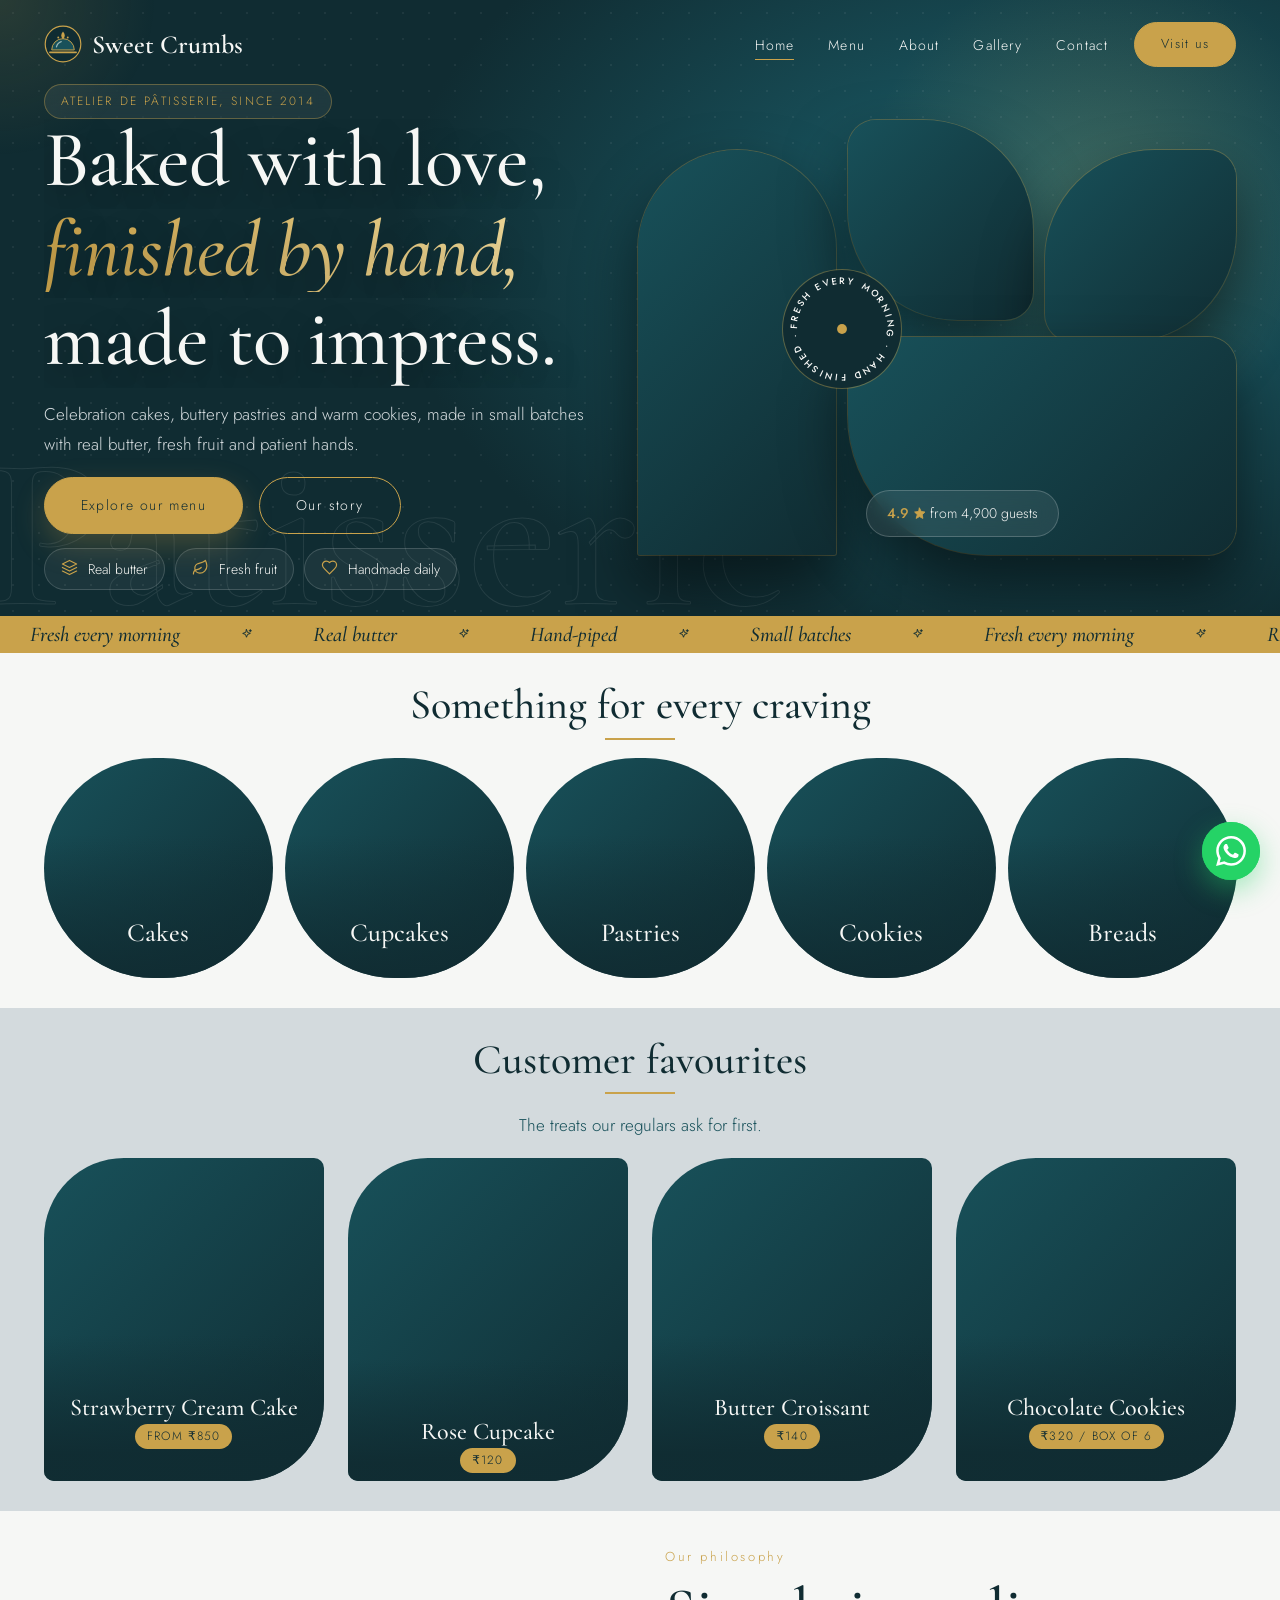
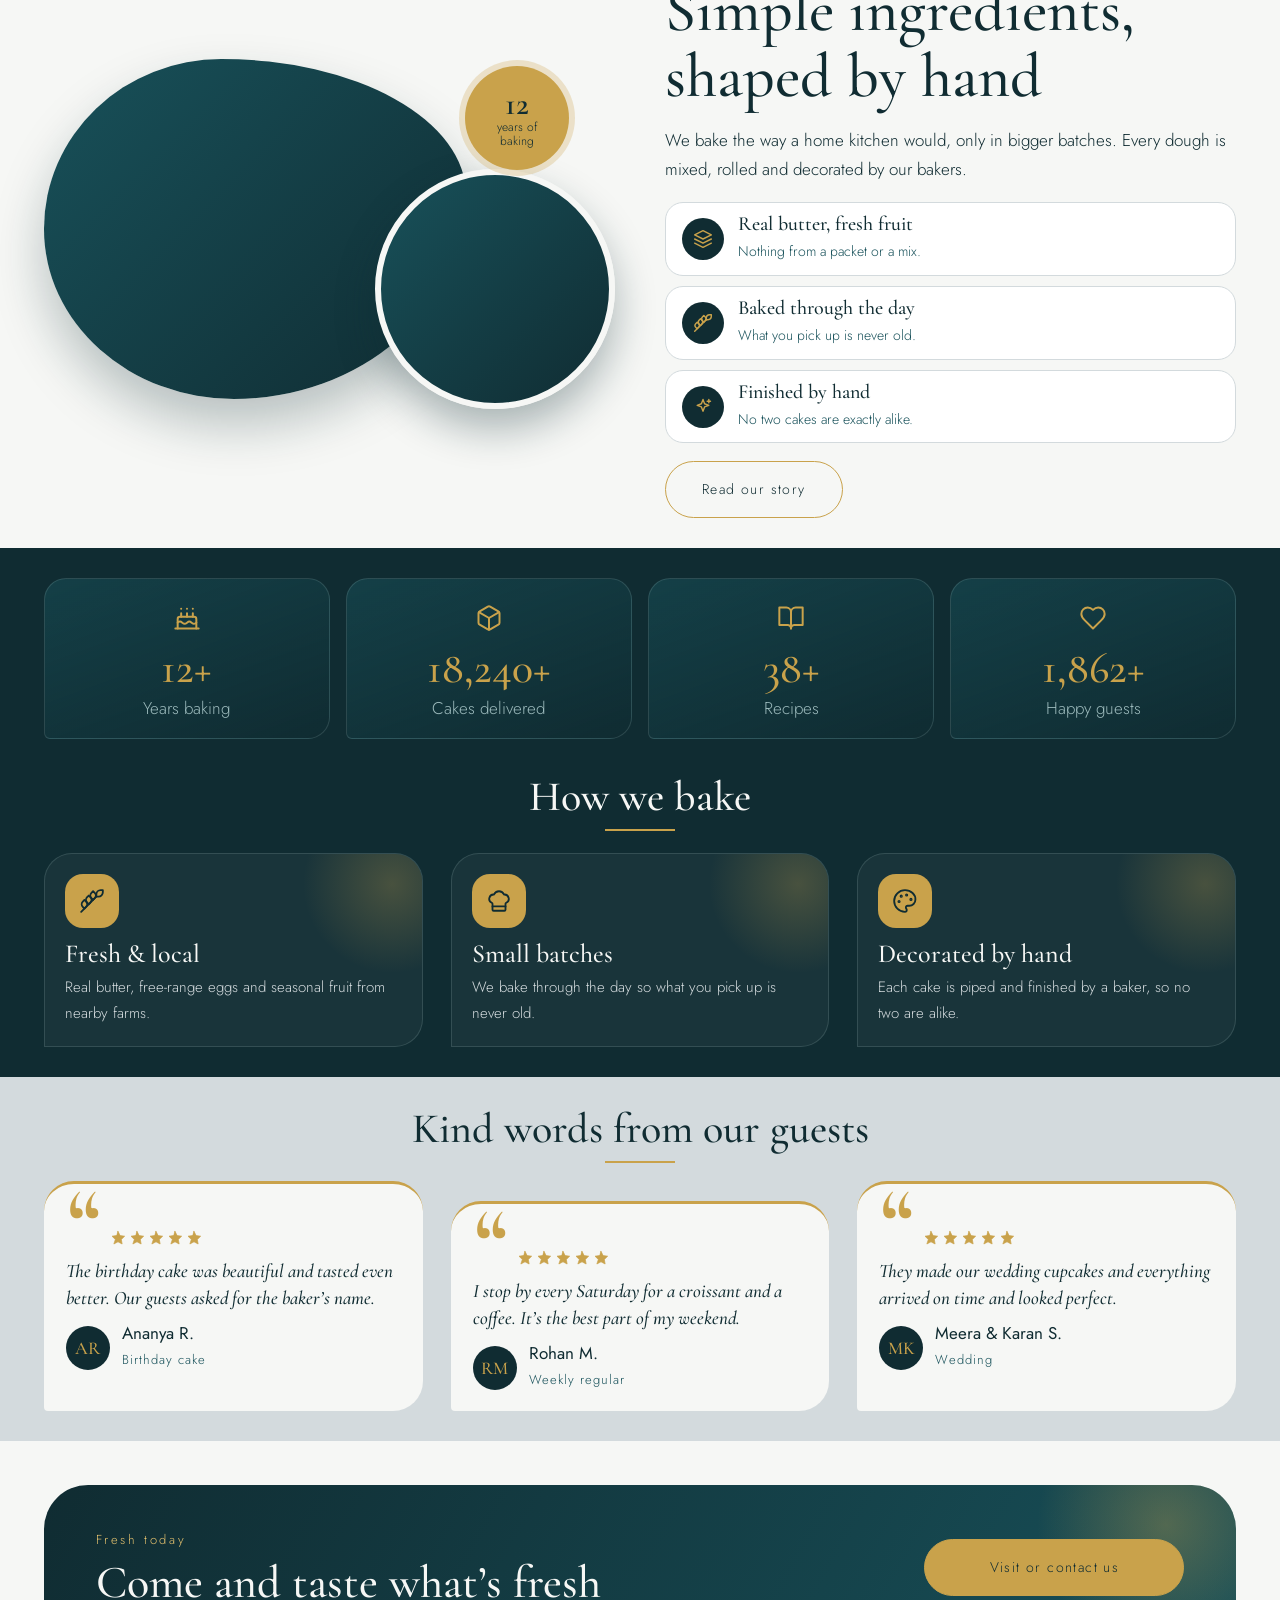
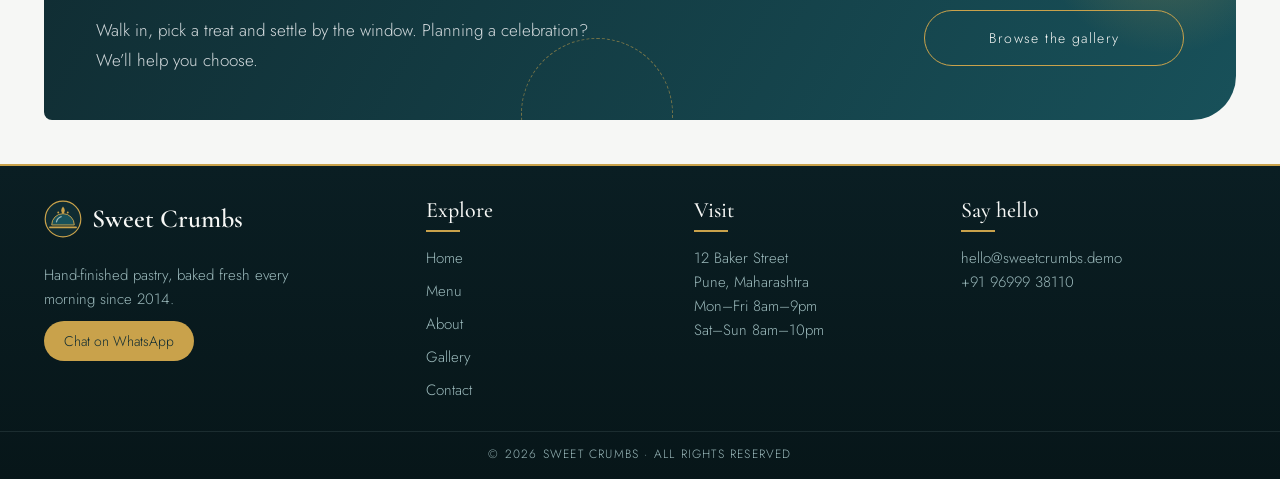
<file: index.html>
<!DOCTYPE html><html lang="en"><head><meta charset="utf-8"><meta name="viewport" content="width=device-width, initial-scale=1"><title>Home | Sweet Crumbs Atelier</title><link rel="stylesheet" href="https://fonts.googleapis.com/css2?family=Cormorant+Garamond:ital,wght@0,500;0,600;1,500&family=Jost:wght@300;400&display=swap"><link rel="stylesheet" href="style.css"><link rel="icon" type="image/svg+xml" href="logo.svg"></head><body><svg xmlns="http://www.w3.org/2000/svg" style="position:absolute;width:0;height:0" aria-hidden="true"><symbol id="i-star" viewBox="0 0 24 24"><path d="m12 2 3.1 6.3 6.9 1-5 4.9 1.2 6.8-6.2-3.3-6.2 3.3L8 14.2 3 9.3l6.9-1z"/></symbol><symbol id="i-spark" viewBox="0 0 24 24"><path d="M12 3l1.9 5.1L19 10l-5.1 1.9L12 17l-1.9-5.1L5 10l5.1-1.9z"/><path d="M19 3v4M17 5h4"/></symbol><symbol id="i-layers" viewBox="0 0 24 24"><path d="m12 2 10 5-10 5L2 7z"/><path d="m2 12 10 5 10-5"/><path d="m2 17 10 5 10-5"/></symbol><symbol id="i-leaf" viewBox="0 0 24 24"><path d="M11 20A7 7 0 0 1 9.8 6.1C15.5 5 17 4.5 19 2c1 2 2 4.2 2 8 0 5.5-4.8 10-10 10Z"/><path d="M2 21c0-3 1.9-5.4 5.1-6 2.4-.5 4.9-2 5.900-3"/></symbol><symbol id="i-heart" viewBox="0 0 24 24"><path d="M19 14c1.5-1.5 3-3.2 3-5.500A5.500 5.500 0 0 0 16.500 3c-1.800 0-3 .5-4.500 2-1.500-1.500-2.700-2-4.500-2A5.500 5.500 0 0 0 2 8.500c0 2.300 1.500 4 3 5.500l7 7Z"/></symbol><symbol id="i-wheat" viewBox="0 0 24 24"><path d="M2 22 16 8"/><path d="M3.500 12.500 5 11l1.500 1.500a3.500 3.500 0 0 1 0 4.900L5 19l-1.500-1.600a3.500 3.500 0 0 1 0-4.900Z"/><path d="M7.500 8.500 9 7l1.500 1.500a3.500 3.500 0 0 1 0 4.900L9 15l-1.500-1.600a3.500 3.500 0 0 1 0-4.900Z"/><path d="M11.500 4.500 13 3l1.500 1.500a3.500 3.500 0 0 1 0 4.900L13 11l-1.500-1.600a3.500 3.500 0 0 1 0-4.900Z"/><path d="M20 2h2v2a4 4 0 0 1-4 4h-2V6a4 4 0 0 1 4-4Z"/></symbol><symbol id="i-cake" viewBox="0 0 24 24"><path d="M20 21v-8a2 2 0 0 0-2-2H6a2 2 0 0 0-2 2v8"/><path d="M4 16s.5-1 2-1 2.500 2 4 2 2.500-2 4-2 2.500 2 4 2 2-1 2-1"/><path d="M2 21h20M7 8v3M12 8v3M17 8v3M7 4h.01M12 4h.01M17 4h.01"/></symbol><symbol id="i-box" viewBox="0 0 24 24"><path d="M21 8a2 2 0 0 0-1-1.700l-7-4a2 2 0 0 0-2 0l-7 4A2 2 0 0 0 3 8v8a2 2 0 0 0 1 1.700l7 4a2 2 0 0 0 2 0l7-4A2 2 0 0 0 21 16Z"/><path d="m3.300 7 8.700 5 8.700-5M12 22V12"/></symbol><symbol id="i-book" viewBox="0 0 24 24"><path d="M2 3h6a4 4 0 0 1 4 4v14a3 3 0 0 0-3-3H2z"/><path d="M22 3h-6a4 4 0 0 0-4 4v14a3 3 0 0 1 3-3h7z"/></symbol><symbol id="i-chef" viewBox="0 0 24 24"><path d="M17 21a1 1 0 0 0 1-1v-5.400c0-.500.300-.800.700-1a4 4 0 0 0-2.100-7.600 5 5 0 0 0-9.200 0 4 4 0 0 0-2.100 7.600c.400.200.700.500.700 1V20a1 1 0 0 0 1 1Z"/><path d="M6 17h12"/></symbol><symbol id="i-palette" viewBox="0 0 24 24"><circle cx="13.500" cy="6.500" r=".6"/><circle cx="17.500" cy="10.500" r=".6"/><circle cx="8.500" cy="7.500" r=".6"/><circle cx="6.500" cy="12.500" r=".6"/><path d="M12 2C6.500 2 2 6.500 2 12s4.500 10 10 10c.900 0 1.600-.700 1.600-1.700 0-.400-.200-.800-.400-1.100-.300-.300-.400-.700-.400-1.100a1.600 1.600 0 0 1 1.700-1.700H16c3 0 5.600-2.500 5.600-5.600C22 6 17.500 2 12 2z"/></symbol><symbol id="i-home" viewBox="0 0 24 24"><path d="m3 9 9-7 9 7v11a2 2 0 0 1-2 2H5a2 2 0 0 1-2-2z"/><path d="M9 22V12h6v10"/></symbol><symbol id="i-clock" viewBox="0 0 24 24"><circle cx="12" cy="12" r="10"/><path d="M12 6v6l4 2"/></symbol><symbol id="i-pin" viewBox="0 0 24 24"><path d="M20 10c0 6-8 12-8 12S4 16 4 10a8 8 0 0 1 16 0Z"/><circle cx="12" cy="10" r="3"/></symbol><symbol id="i-chat" viewBox="0 0 24 24"><path d="M7.900 20A9 9 0 1 0 4 16.100L2 22Z"/></symbol><symbol id="i-mail" viewBox="0 0 24 24"><rect x="2" y="4" width="20" height="16" rx="2"/><path d="m22 7-10 6L2 7"/></symbol></svg><header class="hero"><div class="w"><div><span class="tag">Atelier de Pâtisserie, since 2014</span>
<h1><span class="ln"><span>Baked with love,</span></span><span class="ln"><span>finished by hand,</span></span><span class="ln"><span>made to impress.</span></span></h1>
<p>Celebration cakes, buttery pastries and warm cookies, made in small batches with real butter, fresh fruit and patient hands.</p>
<div class="bs"><a class="btn f" href="menu.html">Explore our menu</a><a class="btn" href="about.html">Our story</a></div><div class="pl"><span><svg class="sv" aria-hidden="true"><use href="#i-layers"/></svg> Real butter</span><span><svg class="sv" aria-hidden="true"><use href="#i-leaf"/></svg> Fresh fruit</span><span><svg class="sv" aria-hidden="true"><use href="#i-heart"/></svg> Handmade daily</span></div></div>
<div class="col"><div class="im a" data-i="choc"></div><div class="im b" data-i="mac"></div><div class="im c" data-i="straw"></div><div class="im d" data-i="cup"></div></div></div></header>
<div class="mq"><div><span>Fresh every morning</span><span><svg class="sv" aria-hidden="true"><use href="#i-spark"/></svg></span><span>Real butter</span><span><svg class="sv" aria-hidden="true"><use href="#i-spark"/></svg></span><span>Hand-piped</span><span><svg class="sv" aria-hidden="true"><use href="#i-spark"/></svg></span><span>Small batches</span><span><svg class="sv" aria-hidden="true"><use href="#i-spark"/></svg></span><span>Fresh every morning</span><span><svg class="sv" aria-hidden="true"><use href="#i-spark"/></svg></span><span>Real butter</span><span><svg class="sv" aria-hidden="true"><use href="#i-spark"/></svg></span><span>Hand-piped</span><span><svg class="sv" aria-hidden="true"><use href="#i-spark"/></svg></span><span>Small batches</span><span><svg class="sv" aria-hidden="true"><use href="#i-spark"/></svg></span></div></div>
<section class="sec"><div class="w"><div class="hd rv"><h2>Something for every craving</h2></div><div class="acc rv">
<a href="menu.html"><div class="im" data-i="straw"></div><b>Cakes</b><span>Layered &amp; celebration</span></a><a href="menu.html"><div class="im" data-i="cup"></div><b>Cupcakes</b><span>Buttercream swirls</span></a><a href="menu.html"><div class="im" data-i="croi"></div><b>Pastries</b><span>Flaky &amp; buttery</span></a><a href="menu.html"><div class="im" data-i="cook"></div><b>Cookies</b><span>Chewy &amp; golden</span></a><a href="menu.html"><div class="im" data-i="bread"></div><b>Breads</b><span>Warm from the oven</span></a></div></div></section>
<section class="sec sil"><div class="w"><div class="hd rv"><h2>Customer favourites</h2><p>The treats our regulars ask for first.</p></div><div class="g4">
<a class="arch rv" href="menu.html"><div class="im" data-i="straw"></div><div class="in2"><h3>Strawberry Cream Cake</h3><div class="pr">FROM ₹850</div><p>Soft sponge, whipped cream and fresh strawberries.</p></div></a>
<a class="arch rv" href="menu.html"><div class="im" data-i="cup"></div><div class="in2"><h3>Rose Cupcake</h3><div class="pr">₹120</div><p>Vanilla crumb with a swirl of buttercream.</p></div></a>
<a class="arch rv" href="menu.html"><div class="im" data-i="croi"></div><div class="in2"><h3>Butter Croissant</h3><div class="pr">₹140</div><p>Laminated by hand into dozens of flaky layers.</p></div></a>
<a class="arch rv" href="menu.html"><div class="im" data-i="cook"></div><div class="in2"><h3>Chocolate Cookies</h3><div class="pr">₹320 / BOX OF 6</div><p>Chewy centres, crisp edges and dark chocolate.</p></div></a></div></div></section>
<section class="sec"><div class="w sp"><div class="ov rv"><div class="o1 im" data-i="hands"></div><div class="o2 im" data-i="bread"></div><div class="stamp"><b>12</b>years of<br>baking</div></div><div class="rv"><span class="tag">Our philosophy</span><h2>Simple ingredients, shaped by hand</h2><p>We bake the way a home kitchen would, only in bigger batches. Every dough is mixed, rolled and decorated by our bakers.</p>
<ul class="fe"><li><i><svg class="sv" aria-hidden="true"><use href="#i-layers"/></svg></i><div><b>Real butter, fresh fruit</b><span>Nothing from a packet or a mix.</span></div></li><li><i><svg class="sv" aria-hidden="true"><use href="#i-wheat"/></svg></i><div><b>Baked through the day</b><span>What you pick up is never old.</span></div></li><li><i><svg class="sv" aria-hidden="true"><use href="#i-spark"/></svg></i><div><b>Finished by hand</b><span>No two cakes are exactly alike.</span></div></li></ul><div class="bs"><a class="btn" href="about.html">Read our story</a></div></div></div></section>
<section class="sec dark"><div class="w"><div class="st rv"><div class="sb"><i><svg class="sv" aria-hidden="true"><use href="#i-cake"/></svg></i><b data-n="12" data-x="+">0</b><span>Years baking</span></div><div class="sb"><i><svg class="sv" aria-hidden="true"><use href="#i-box"/></svg></i><b data-n="48000" data-x="+">0</b><span>Cakes delivered</span></div><div class="sb"><i><svg class="sv" aria-hidden="true"><use href="#i-book"/></svg></i><b data-n="60" data-x="+">0</b><span>Recipes</span></div><div class="sb"><i><svg class="sv" aria-hidden="true"><use href="#i-heart"/></svg></i><b data-n="4900" data-x="+">0</b><span>Happy guests</span></div></div>
<div class="hd rv" style="margin:36px auto 22px"><h2>How we bake</h2></div><div class="g3"><div class="hw rv"><div class="ic"><svg class="sv" aria-hidden="true"><use href="#i-wheat"/></svg></div><h3>Fresh &amp; local</h3><p>Real butter, free-range eggs and seasonal fruit from nearby farms.</p></div><div class="hw rv"><div class="ic"><svg class="sv" aria-hidden="true"><use href="#i-chef"/></svg></div><h3>Small batches</h3><p>We bake through the day so what you pick up is never old.</p></div><div class="hw rv"><div class="ic"><svg class="sv" aria-hidden="true"><use href="#i-palette"/></svg></div><h3>Decorated by hand</h3><p>Each cake is piped and finished by a baker, so no two are alike.</p></div></div></div></section>
<section class="sec sil"><div class="w"><div class="hd rv"><h2>Kind words from our guests</h2></div><div class="g3">
<div class="q rv"><div class="stars"><svg class="sv" aria-hidden="true"><use href="#i-star"/></svg><svg class="sv" aria-hidden="true"><use href="#i-star"/></svg><svg class="sv" aria-hidden="true"><use href="#i-star"/></svg><svg class="sv" aria-hidden="true"><use href="#i-star"/></svg><svg class="sv" aria-hidden="true"><use href="#i-star"/></svg></div><p>The birthday cake was beautiful and tasted even better. Our guests asked for the baker’s name.</p><div class="au"><i>AR</i><div><b>Ananya R.</b><small>Birthday cake</small></div></div></div>
<div class="q rv"><div class="stars"><svg class="sv" aria-hidden="true"><use href="#i-star"/></svg><svg class="sv" aria-hidden="true"><use href="#i-star"/></svg><svg class="sv" aria-hidden="true"><use href="#i-star"/></svg><svg class="sv" aria-hidden="true"><use href="#i-star"/></svg><svg class="sv" aria-hidden="true"><use href="#i-star"/></svg></div><p>I stop by every Saturday for a croissant and a coffee. It’s the best part of my weekend.</p><div class="au"><i>RM</i><div><b>Rohan M.</b><small>Weekly regular</small></div></div></div>
<div class="q rv"><div class="stars"><svg class="sv" aria-hidden="true"><use href="#i-star"/></svg><svg class="sv" aria-hidden="true"><use href="#i-star"/></svg><svg class="sv" aria-hidden="true"><use href="#i-star"/></svg><svg class="sv" aria-hidden="true"><use href="#i-star"/></svg><svg class="sv" aria-hidden="true"><use href="#i-star"/></svg></div><p>They made our wedding cupcakes and everything arrived on time and looked perfect.</p><div class="au"><i>MK</i><div><b>Meera &amp; Karan S.</b><small>Wedding</small></div></div></div></div></div></section>
<section class="sec" style="padding:44px 0 44px"><div class="w"><div class="cb rv"><div><span class="tag">Fresh today</span><h2>Come and taste what’s fresh</h2><p>Walk in, pick a treat and settle by the window. Planning a celebration? We’ll help you choose.</p></div><div class="bs"><a class="btn f" href="contact.html">Visit or contact us</a><a class="btn" href="gallery.html">Browse the gallery</a></div></div></div></section>
<script src="main.js"></script></body></html>
</file>
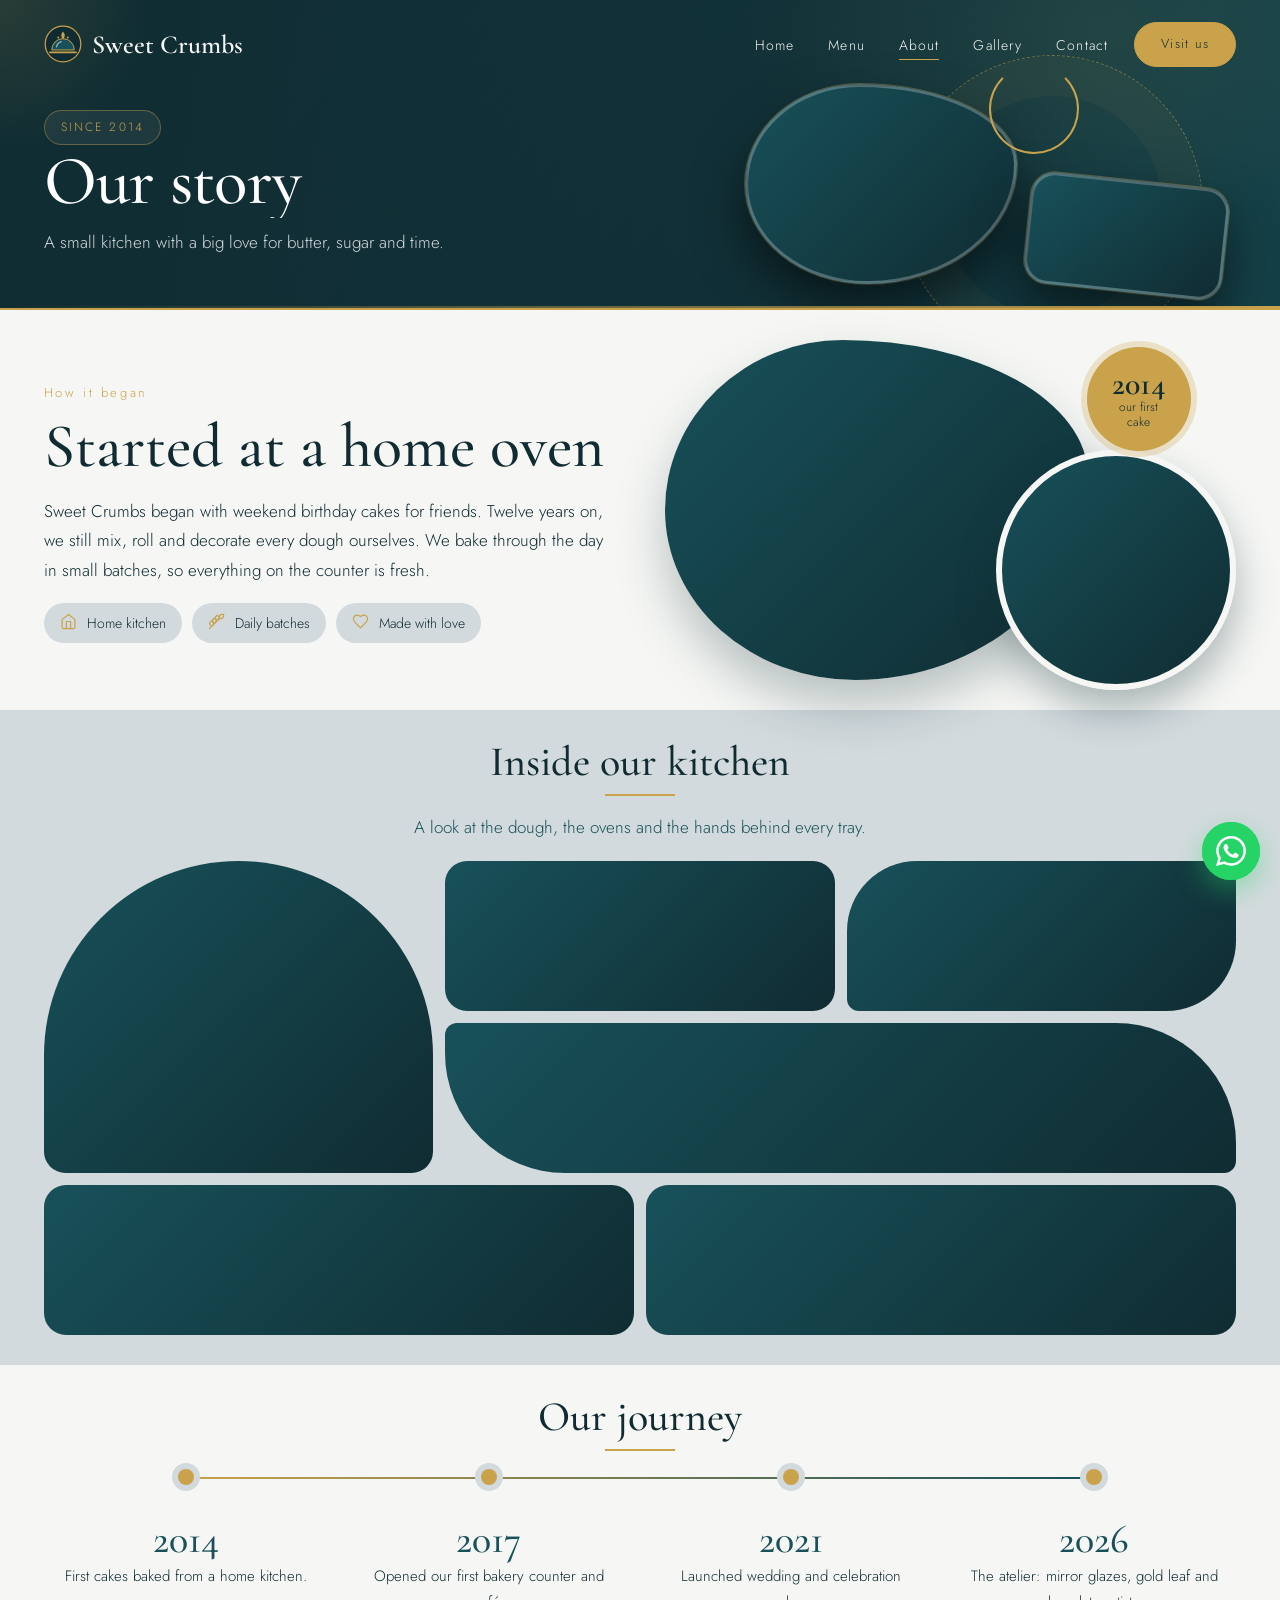
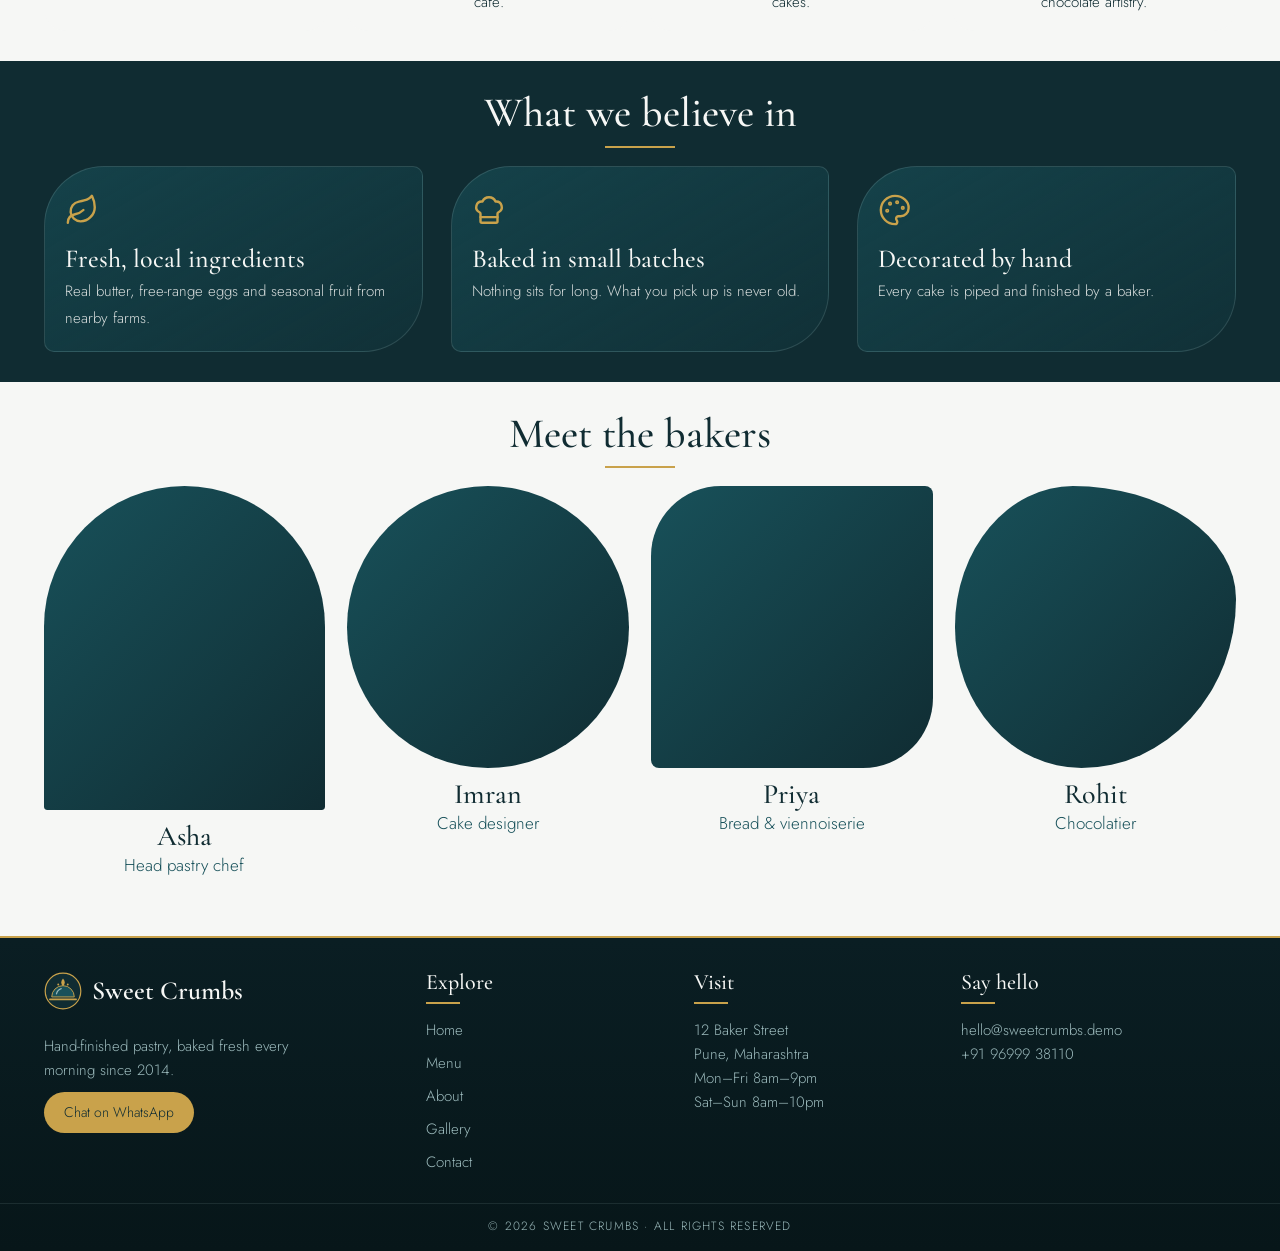
<file: about.html>
<!DOCTYPE html><html lang="en"><head><meta charset="utf-8"><meta name="viewport" content="width=device-width, initial-scale=1"><title>About | Sweet Crumbs Atelier</title><link rel="stylesheet" href="https://fonts.googleapis.com/css2?family=Cormorant+Garamond:ital,wght@0,500;0,600;1,500&family=Jost:wght@300;400&display=swap"><link rel="stylesheet" href="style.css"><link rel="icon" type="image/svg+xml" href="logo.svg"></head><body><svg xmlns="http://www.w3.org/2000/svg" style="position:absolute;width:0;height:0" aria-hidden="true"><symbol id="i-star" viewBox="0 0 24 24"><path d="m12 2 3.1 6.3 6.9 1-5 4.9 1.2 6.8-6.2-3.3-6.2 3.3L8 14.2 3 9.3l6.9-1z"/></symbol><symbol id="i-spark" viewBox="0 0 24 24"><path d="M12 3l1.9 5.1L19 10l-5.1 1.9L12 17l-1.9-5.1L5 10l5.1-1.9z"/><path d="M19 3v4M17 5h4"/></symbol><symbol id="i-layers" viewBox="0 0 24 24"><path d="m12 2 10 5-10 5L2 7z"/><path d="m2 12 10 5 10-5"/><path d="m2 17 10 5 10-5"/></symbol><symbol id="i-leaf" viewBox="0 0 24 24"><path d="M11 20A7 7 0 0 1 9.8 6.1C15.5 5 17 4.5 19 2c1 2 2 4.2 2 8 0 5.5-4.8 10-10 10Z"/><path d="M2 21c0-3 1.9-5.4 5.1-6 2.4-.5 4.9-2 5.900-3"/></symbol><symbol id="i-heart" viewBox="0 0 24 24"><path d="M19 14c1.5-1.5 3-3.2 3-5.500A5.500 5.500 0 0 0 16.500 3c-1.800 0-3 .5-4.500 2-1.500-1.500-2.700-2-4.500-2A5.500 5.500 0 0 0 2 8.500c0 2.300 1.500 4 3 5.500l7 7Z"/></symbol><symbol id="i-wheat" viewBox="0 0 24 24"><path d="M2 22 16 8"/><path d="M3.500 12.500 5 11l1.500 1.500a3.500 3.500 0 0 1 0 4.900L5 19l-1.500-1.600a3.500 3.500 0 0 1 0-4.900Z"/><path d="M7.500 8.500 9 7l1.500 1.500a3.500 3.500 0 0 1 0 4.900L9 15l-1.500-1.600a3.500 3.500 0 0 1 0-4.900Z"/><path d="M11.500 4.500 13 3l1.500 1.500a3.500 3.500 0 0 1 0 4.900L13 11l-1.500-1.600a3.500 3.500 0 0 1 0-4.900Z"/><path d="M20 2h2v2a4 4 0 0 1-4 4h-2V6a4 4 0 0 1 4-4Z"/></symbol><symbol id="i-cake" viewBox="0 0 24 24"><path d="M20 21v-8a2 2 0 0 0-2-2H6a2 2 0 0 0-2 2v8"/><path d="M4 16s.5-1 2-1 2.500 2 4 2 2.500-2 4-2 2.500 2 4 2 2-1 2-1"/><path d="M2 21h20M7 8v3M12 8v3M17 8v3M7 4h.01M12 4h.01M17 4h.01"/></symbol><symbol id="i-box" viewBox="0 0 24 24"><path d="M21 8a2 2 0 0 0-1-1.700l-7-4a2 2 0 0 0-2 0l-7 4A2 2 0 0 0 3 8v8a2 2 0 0 0 1 1.700l7 4a2 2 0 0 0 2 0l7-4A2 2 0 0 0 21 16Z"/><path d="m3.300 7 8.700 5 8.700-5M12 22V12"/></symbol><symbol id="i-book" viewBox="0 0 24 24"><path d="M2 3h6a4 4 0 0 1 4 4v14a3 3 0 0 0-3-3H2z"/><path d="M22 3h-6a4 4 0 0 0-4 4v14a3 3 0 0 1 3-3h7z"/></symbol><symbol id="i-chef" viewBox="0 0 24 24"><path d="M17 21a1 1 0 0 0 1-1v-5.400c0-.500.300-.800.700-1a4 4 0 0 0-2.100-7.600 5 5 0 0 0-9.200 0 4 4 0 0 0-2.100 7.600c.400.200.700.500.700 1V20a1 1 0 0 0 1 1Z"/><path d="M6 17h12"/></symbol><symbol id="i-palette" viewBox="0 0 24 24"><circle cx="13.500" cy="6.500" r=".6"/><circle cx="17.500" cy="10.500" r=".6"/><circle cx="8.500" cy="7.500" r=".6"/><circle cx="6.500" cy="12.500" r=".6"/><path d="M12 2C6.500 2 2 6.500 2 12s4.500 10 10 10c.900 0 1.600-.700 1.600-1.700 0-.400-.200-.800-.400-1.100-.300-.300-.400-.700-.400-1.100a1.600 1.600 0 0 1 1.700-1.700H16c3 0 5.600-2.500 5.600-5.600C22 6 17.500 2 12 2z"/></symbol><symbol id="i-home" viewBox="0 0 24 24"><path d="m3 9 9-7 9 7v11a2 2 0 0 1-2 2H5a2 2 0 0 1-2-2z"/><path d="M9 22V12h6v10"/></symbol><symbol id="i-clock" viewBox="0 0 24 24"><circle cx="12" cy="12" r="10"/><path d="M12 6v6l4 2"/></symbol><symbol id="i-pin" viewBox="0 0 24 24"><path d="M20 10c0 6-8 12-8 12S4 16 4 10a8 8 0 0 1 16 0Z"/><circle cx="12" cy="10" r="3"/></symbol><symbol id="i-chat" viewBox="0 0 24 24"><path d="M7.900 20A9 9 0 1 0 4 16.100L2 22Z"/></symbol><symbol id="i-mail" viewBox="0 0 24 24"><rect x="2" y="4" width="20" height="16" rx="2"/><path d="m22 7-10 6L2 7"/></symbol></svg><header class="ph"><div class="im" data-s="0.25" data-i="hands"></div><div class="w"><div class="tx"><span class="tag">Since 2014</span><h1>Our story</h1><p>A small kitchen with a big love for butter, sugar and time.</p></div></div></header><section class="sec"><div class="w sp"><div class="rv"><span class="tag">How it began</span><h2>Started at a home oven</h2><p>Sweet Crumbs began with weekend birthday cakes for friends. Twelve years on, we still mix, roll and decorate every dough ourselves. We bake through the day in small batches, so everything on the counter is fresh.</p><div class="mini"><span><svg class="sv" aria-hidden="true"><use href="#i-home"/></svg> Home kitchen</span><span><svg class="sv" aria-hidden="true"><use href="#i-wheat"/></svg> Daily batches</span><span><svg class="sv" aria-hidden="true"><use href="#i-heart"/></svg> Made with love</span></div></div><div class="ov rv"><div class="o1 im" data-i="cafe"></div><div class="o2 im" data-i="hands"></div><div class="stamp"><b>2014</b>our first<br>cake</div></div></div></section>
<section class="sec sil"><div class="w"><div class="hd rv"><h2>Inside our kitchen</h2><p>A look at the dough, the ovens and the hands behind every tray.</p></div><div class="pm rv"><div class="im" data-i="hands" data-t="Mixing by hand"></div><div class="im" data-i="k1" data-t="The bakery"></div><div class="im" data-i="bread" data-t="Fresh loaves"></div><div class="im" data-i="k2" data-t="Pastry station"></div><div class="im" data-i="k3" data-t="Dough & butter"></div><div class="im" data-i="k4" data-t="Finishing touches"></div></div></div></section>
<section class="sec"><div class="w"><div class="hd rv"><h2>Our journey</h2></div><div class="jr rv"><div class="jc rv"><i></i><b>2014</b><p>First cakes baked from a home kitchen.</p></div><div class="jc rv"><i></i><b>2017</b><p>Opened our first bakery counter and café.</p></div><div class="jc rv"><i></i><b>2021</b><p>Launched wedding and celebration cakes.</p></div><div class="jc rv"><i></i><b>2026</b><p>The atelier: mirror glazes, gold leaf and chocolate artistry.</p></div></div></div></section>
<section class="sec dark"><div class="w"><div class="hd rv"><h2>What we believe in</h2></div><div class="g3"><div class="bl rv"><i><svg class="sv" aria-hidden="true"><use href="#i-leaf"/></svg></i><h3>Fresh, local ingredients</h3><p>Real butter, free-range eggs and seasonal fruit from nearby farms.</p></div><div class="bl rv"><i><svg class="sv" aria-hidden="true"><use href="#i-chef"/></svg></i><h3>Baked in small batches</h3><p>Nothing sits for long. What you pick up is never old.</p></div><div class="bl rv"><i><svg class="sv" aria-hidden="true"><use href="#i-palette"/></svg></i><h3>Decorated by hand</h3><p>Every cake is piped and finished by a baker.</p></div></div></div></section>
<section class="sec"><div class="w"><div class="hd rv"><h2>Meet the bakers</h2></div><div class="g4 bk"><div class="bc rv"><div class="im" data-i="p1"></div><h3>Asha</h3><p>Head pastry chef</p><small>Mirror glazes &amp; entremets</small></div><div class="bc rv"><div class="im" data-i="p2"></div><h3>Imran</h3><p>Cake designer</p><small>Wedding &amp; tiered cakes</small></div><div class="bc rv"><div class="im" data-i="p3"></div><h3>Priya</h3><p>Bread &amp; viennoiserie</p><small>Croissants &amp; sourdough</small></div><div class="bc rv"><div class="im" data-i="p4"></div><h3>Rohit</h3><p>Chocolatier</p><small>Ganache &amp; chocolate lace</small></div></div></div></section>
<script src="main.js"></script></body></html>
</file>
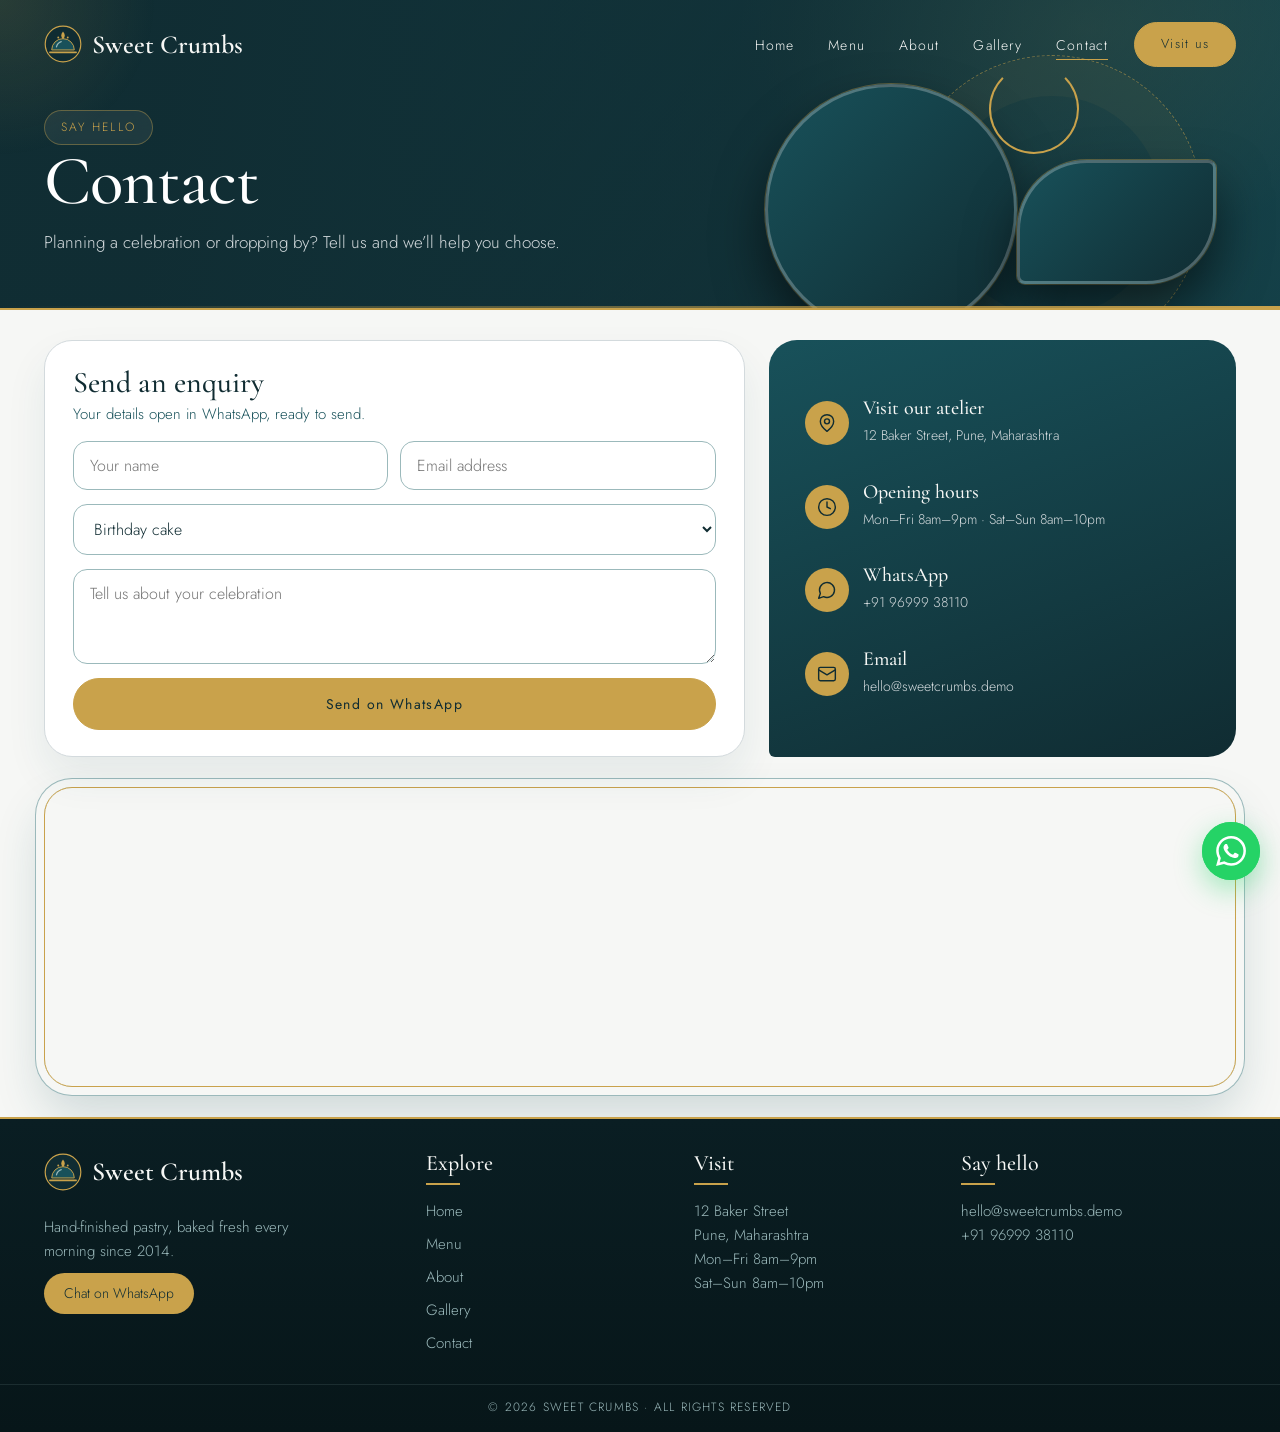
<file: contact.html>
<!DOCTYPE html><html lang="en"><head><meta charset="utf-8"><meta name="viewport" content="width=device-width, initial-scale=1"><title>Contact | Sweet Crumbs Atelier</title><link rel="stylesheet" href="https://fonts.googleapis.com/css2?family=Cormorant+Garamond:ital,wght@0,500;0,600;1,500&family=Jost:wght@300;400&display=swap"><link rel="stylesheet" href="style.css"><link rel="icon" type="image/svg+xml" href="logo.svg"></head><body><svg xmlns="http://www.w3.org/2000/svg" style="position:absolute;width:0;height:0" aria-hidden="true"><symbol id="i-star" viewBox="0 0 24 24"><path d="m12 2 3.1 6.3 6.9 1-5 4.9 1.2 6.8-6.2-3.3-6.2 3.3L8 14.2 3 9.3l6.9-1z"/></symbol><symbol id="i-spark" viewBox="0 0 24 24"><path d="M12 3l1.9 5.1L19 10l-5.1 1.9L12 17l-1.9-5.1L5 10l5.1-1.9z"/><path d="M19 3v4M17 5h4"/></symbol><symbol id="i-layers" viewBox="0 0 24 24"><path d="m12 2 10 5-10 5L2 7z"/><path d="m2 12 10 5 10-5"/><path d="m2 17 10 5 10-5"/></symbol><symbol id="i-leaf" viewBox="0 0 24 24"><path d="M11 20A7 7 0 0 1 9.8 6.1C15.5 5 17 4.5 19 2c1 2 2 4.2 2 8 0 5.5-4.8 10-10 10Z"/><path d="M2 21c0-3 1.9-5.4 5.1-6 2.4-.5 4.9-2 5.900-3"/></symbol><symbol id="i-heart" viewBox="0 0 24 24"><path d="M19 14c1.5-1.5 3-3.2 3-5.500A5.500 5.500 0 0 0 16.500 3c-1.800 0-3 .5-4.500 2-1.500-1.500-2.700-2-4.500-2A5.500 5.500 0 0 0 2 8.500c0 2.300 1.500 4 3 5.500l7 7Z"/></symbol><symbol id="i-wheat" viewBox="0 0 24 24"><path d="M2 22 16 8"/><path d="M3.500 12.500 5 11l1.500 1.500a3.500 3.500 0 0 1 0 4.900L5 19l-1.500-1.600a3.500 3.500 0 0 1 0-4.900Z"/><path d="M7.500 8.500 9 7l1.500 1.500a3.500 3.500 0 0 1 0 4.900L9 15l-1.500-1.600a3.500 3.500 0 0 1 0-4.900Z"/><path d="M11.500 4.500 13 3l1.500 1.500a3.500 3.500 0 0 1 0 4.900L13 11l-1.500-1.600a3.500 3.500 0 0 1 0-4.900Z"/><path d="M20 2h2v2a4 4 0 0 1-4 4h-2V6a4 4 0 0 1 4-4Z"/></symbol><symbol id="i-cake" viewBox="0 0 24 24"><path d="M20 21v-8a2 2 0 0 0-2-2H6a2 2 0 0 0-2 2v8"/><path d="M4 16s.5-1 2-1 2.500 2 4 2 2.500-2 4-2 2.500 2 4 2 2-1 2-1"/><path d="M2 21h20M7 8v3M12 8v3M17 8v3M7 4h.01M12 4h.01M17 4h.01"/></symbol><symbol id="i-box" viewBox="0 0 24 24"><path d="M21 8a2 2 0 0 0-1-1.700l-7-4a2 2 0 0 0-2 0l-7 4A2 2 0 0 0 3 8v8a2 2 0 0 0 1 1.700l7 4a2 2 0 0 0 2 0l7-4A2 2 0 0 0 21 16Z"/><path d="m3.300 7 8.700 5 8.700-5M12 22V12"/></symbol><symbol id="i-book" viewBox="0 0 24 24"><path d="M2 3h6a4 4 0 0 1 4 4v14a3 3 0 0 0-3-3H2z"/><path d="M22 3h-6a4 4 0 0 0-4 4v14a3 3 0 0 1 3-3h7z"/></symbol><symbol id="i-chef" viewBox="0 0 24 24"><path d="M17 21a1 1 0 0 0 1-1v-5.400c0-.500.300-.800.700-1a4 4 0 0 0-2.100-7.600 5 5 0 0 0-9.200 0 4 4 0 0 0-2.100 7.600c.400.200.700.500.700 1V20a1 1 0 0 0 1 1Z"/><path d="M6 17h12"/></symbol><symbol id="i-palette" viewBox="0 0 24 24"><circle cx="13.500" cy="6.500" r=".6"/><circle cx="17.500" cy="10.500" r=".6"/><circle cx="8.500" cy="7.500" r=".6"/><circle cx="6.500" cy="12.500" r=".6"/><path d="M12 2C6.500 2 2 6.500 2 12s4.500 10 10 10c.900 0 1.600-.700 1.600-1.700 0-.400-.200-.800-.400-1.100-.300-.300-.400-.700-.400-1.100a1.600 1.600 0 0 1 1.700-1.700H16c3 0 5.600-2.500 5.600-5.600C22 6 17.500 2 12 2z"/></symbol><symbol id="i-home" viewBox="0 0 24 24"><path d="m3 9 9-7 9 7v11a2 2 0 0 1-2 2H5a2 2 0 0 1-2-2z"/><path d="M9 22V12h6v10"/></symbol><symbol id="i-clock" viewBox="0 0 24 24"><circle cx="12" cy="12" r="10"/><path d="M12 6v6l4 2"/></symbol><symbol id="i-pin" viewBox="0 0 24 24"><path d="M20 10c0 6-8 12-8 12S4 16 4 10a8 8 0 0 1 16 0Z"/><circle cx="12" cy="10" r="3"/></symbol><symbol id="i-chat" viewBox="0 0 24 24"><path d="M7.900 20A9 9 0 1 0 4 16.100L2 22Z"/></symbol><symbol id="i-mail" viewBox="0 0 24 24"><rect x="2" y="4" width="20" height="16" rx="2"/><path d="m22 7-10 6L2 7"/></symbol></svg><header class="ph"><div class="im" data-s="0.25" data-i="cafe"></div><div class="w"><div class="tx"><span class="tag">Say hello</span><h1>Contact</h1><p>Planning a celebration or dropping by? Tell us and we’ll help you choose.</p></div></div></header><section class="sec"><div class="w sp ct"><div class="fc rv"><h3>Send an enquiry</h3><p>Your details open in WhatsApp, ready to send.</p><form onsubmit="return wa(event,this)"><div class="fd"><input placeholder="Your name" required><input type="email" placeholder="Email address" required></div><select><option>Birthday cake</option><option>Wedding cake</option><option>Gift box</option><option>Something else</option></select><textarea rows="3" placeholder="Tell us about your celebration"></textarea><button class="btn f" type="submit">Send on WhatsApp</button></form></div>
<div class="ci rv"><div class="cr"><i><svg class="sv" aria-hidden="true"><use href="#i-pin"/></svg></i><div><b>Visit our atelier</b><span>12 Baker Street, Pune, Maharashtra</span></div></div><div class="cr"><i><svg class="sv" aria-hidden="true"><use href="#i-clock"/></svg></i><div><b>Opening hours</b><span>Mon–Fri 8am–9pm · Sat–Sun 8am–10pm</span></div></div><div class="cr"><i><svg class="sv" aria-hidden="true"><use href="#i-chat"/></svg></i><div><b>WhatsApp</b><span>+91 96999 38110</span></div></div><div class="cr"><i><svg class="sv" aria-hidden="true"><use href="#i-mail"/></svg></i><div><b>Email</b><span>hello@sweetcrumbs.demo</span></div></div></div></div></section>
<section class="sec" id="map" style="padding-top:0"><div class="w"><div class="mapw rv"><iframe title="Map" loading="lazy" src="https://www.google.com/maps?q=Pune,Maharashtra&output=embed" allowfullscreen></iframe></div></div></section>
<script src="main.js"></script></body></html>
</file>
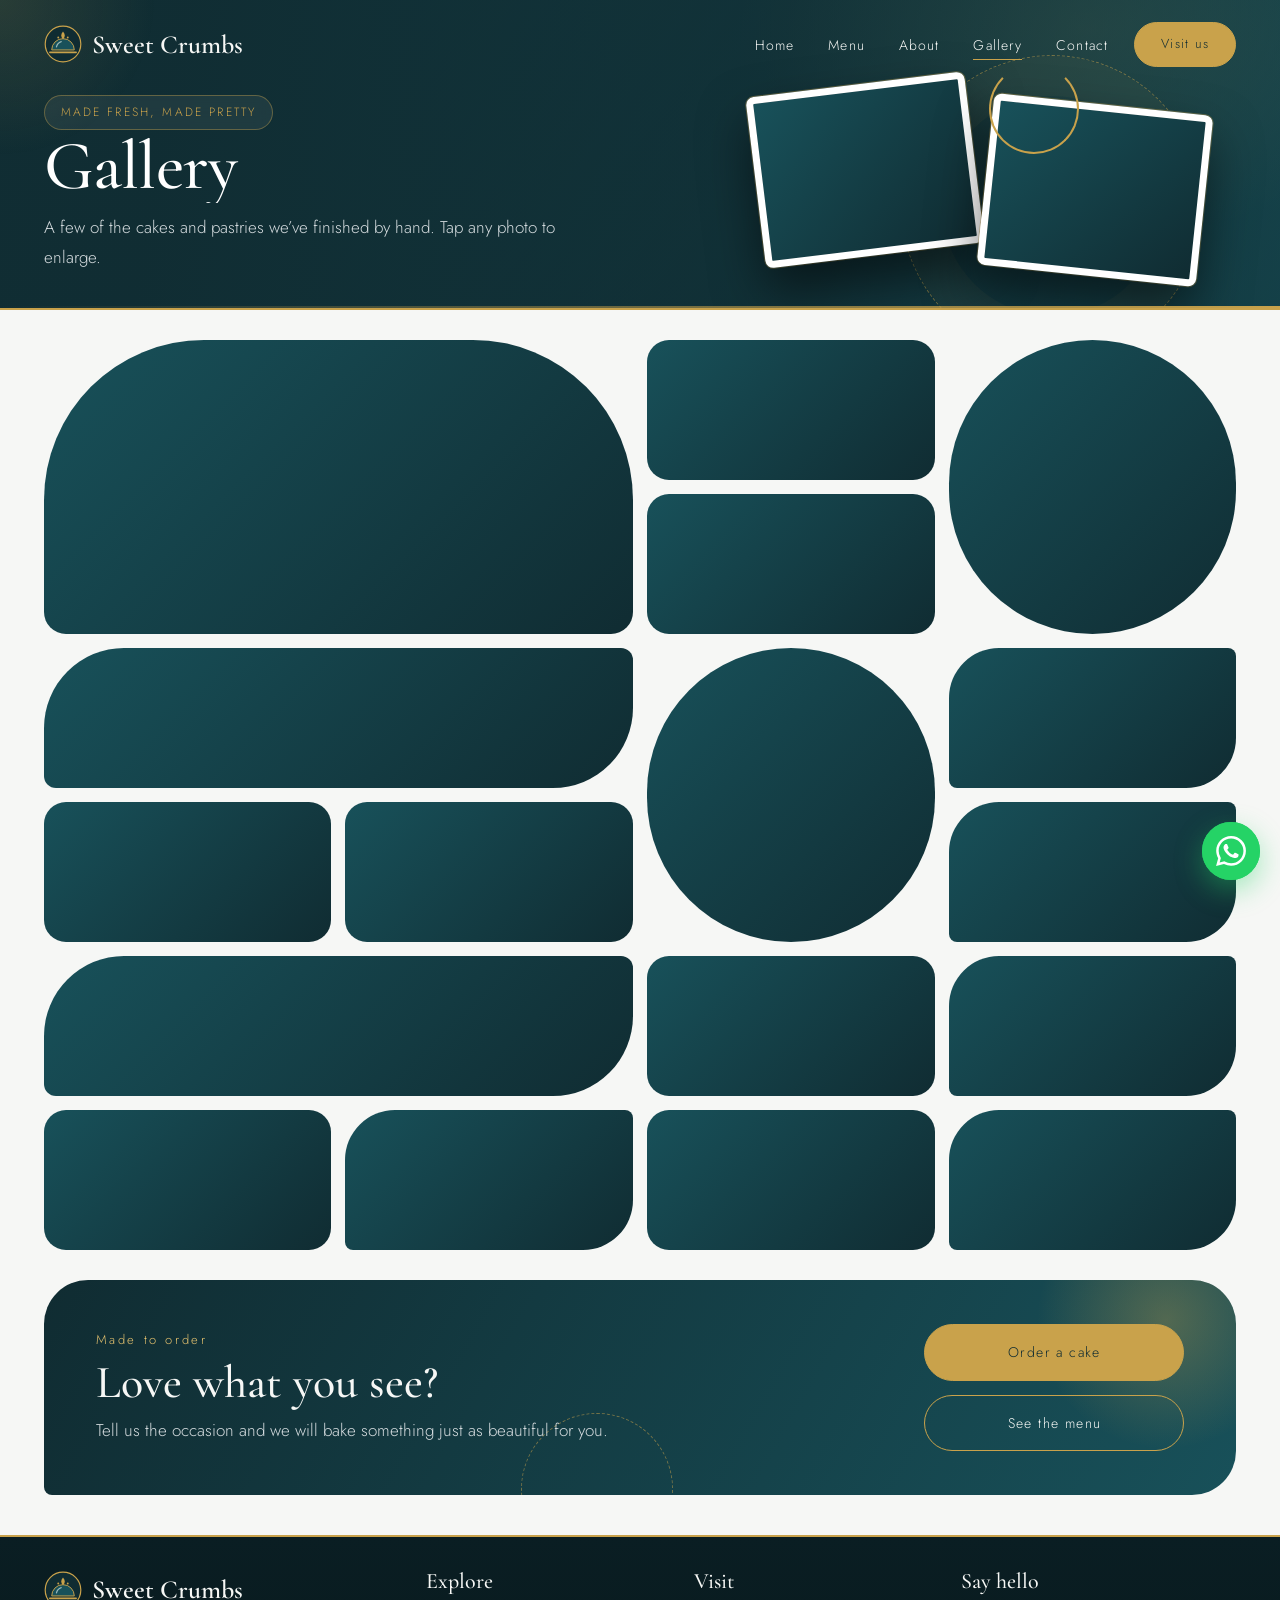
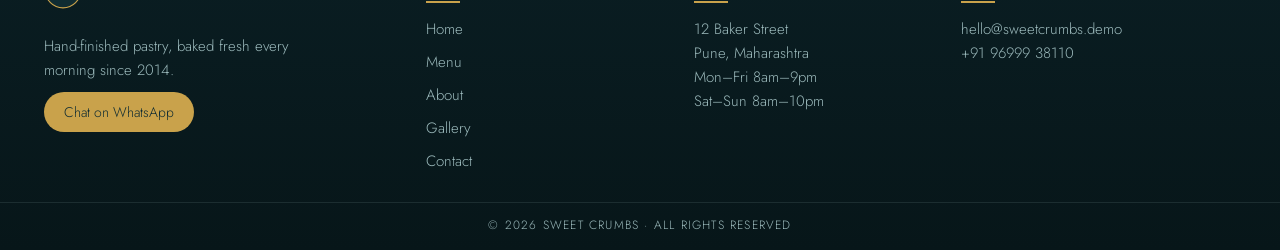
<file: gallery.html>
<!DOCTYPE html><html lang="en"><head><meta charset="utf-8"><meta name="viewport" content="width=device-width, initial-scale=1"><title>Gallery | Sweet Crumbs Atelier</title><link rel="stylesheet" href="https://fonts.googleapis.com/css2?family=Cormorant+Garamond:ital,wght@0,500;0,600;1,500&family=Jost:wght@300;400&display=swap"><link rel="stylesheet" href="style.css"><link rel="icon" type="image/svg+xml" href="logo.svg"></head><body><svg xmlns="http://www.w3.org/2000/svg" style="position:absolute;width:0;height:0" aria-hidden="true"><symbol id="i-star" viewBox="0 0 24 24"><path d="m12 2 3.1 6.3 6.9 1-5 4.9 1.2 6.8-6.2-3.3-6.2 3.3L8 14.2 3 9.3l6.9-1z"/></symbol><symbol id="i-spark" viewBox="0 0 24 24"><path d="M12 3l1.9 5.1L19 10l-5.1 1.9L12 17l-1.9-5.1L5 10l5.1-1.9z"/><path d="M19 3v4M17 5h4"/></symbol><symbol id="i-layers" viewBox="0 0 24 24"><path d="m12 2 10 5-10 5L2 7z"/><path d="m2 12 10 5 10-5"/><path d="m2 17 10 5 10-5"/></symbol><symbol id="i-leaf" viewBox="0 0 24 24"><path d="M11 20A7 7 0 0 1 9.8 6.1C15.5 5 17 4.5 19 2c1 2 2 4.2 2 8 0 5.5-4.8 10-10 10Z"/><path d="M2 21c0-3 1.9-5.4 5.1-6 2.4-.5 4.9-2 5.900-3"/></symbol><symbol id="i-heart" viewBox="0 0 24 24"><path d="M19 14c1.5-1.5 3-3.2 3-5.500A5.500 5.500 0 0 0 16.500 3c-1.800 0-3 .5-4.500 2-1.500-1.500-2.700-2-4.500-2A5.500 5.500 0 0 0 2 8.500c0 2.300 1.500 4 3 5.500l7 7Z"/></symbol><symbol id="i-wheat" viewBox="0 0 24 24"><path d="M2 22 16 8"/><path d="M3.500 12.500 5 11l1.500 1.500a3.500 3.500 0 0 1 0 4.900L5 19l-1.500-1.600a3.500 3.500 0 0 1 0-4.900Z"/><path d="M7.500 8.500 9 7l1.500 1.500a3.500 3.500 0 0 1 0 4.900L9 15l-1.500-1.600a3.500 3.500 0 0 1 0-4.900Z"/><path d="M11.500 4.500 13 3l1.500 1.500a3.500 3.500 0 0 1 0 4.900L13 11l-1.500-1.600a3.500 3.500 0 0 1 0-4.900Z"/><path d="M20 2h2v2a4 4 0 0 1-4 4h-2V6a4 4 0 0 1 4-4Z"/></symbol><symbol id="i-cake" viewBox="0 0 24 24"><path d="M20 21v-8a2 2 0 0 0-2-2H6a2 2 0 0 0-2 2v8"/><path d="M4 16s.5-1 2-1 2.500 2 4 2 2.500-2 4-2 2.500 2 4 2 2-1 2-1"/><path d="M2 21h20M7 8v3M12 8v3M17 8v3M7 4h.01M12 4h.01M17 4h.01"/></symbol><symbol id="i-box" viewBox="0 0 24 24"><path d="M21 8a2 2 0 0 0-1-1.700l-7-4a2 2 0 0 0-2 0l-7 4A2 2 0 0 0 3 8v8a2 2 0 0 0 1 1.700l7 4a2 2 0 0 0 2 0l7-4A2 2 0 0 0 21 16Z"/><path d="m3.300 7 8.700 5 8.700-5M12 22V12"/></symbol><symbol id="i-book" viewBox="0 0 24 24"><path d="M2 3h6a4 4 0 0 1 4 4v14a3 3 0 0 0-3-3H2z"/><path d="M22 3h-6a4 4 0 0 0-4 4v14a3 3 0 0 1 3-3h7z"/></symbol><symbol id="i-chef" viewBox="0 0 24 24"><path d="M17 21a1 1 0 0 0 1-1v-5.400c0-.500.300-.800.700-1a4 4 0 0 0-2.100-7.600 5 5 0 0 0-9.200 0 4 4 0 0 0-2.100 7.600c.400.200.700.500.700 1V20a1 1 0 0 0 1 1Z"/><path d="M6 17h12"/></symbol><symbol id="i-palette" viewBox="0 0 24 24"><circle cx="13.500" cy="6.500" r=".6"/><circle cx="17.500" cy="10.500" r=".6"/><circle cx="8.500" cy="7.500" r=".6"/><circle cx="6.500" cy="12.500" r=".6"/><path d="M12 2C6.500 2 2 6.500 2 12s4.500 10 10 10c.900 0 1.600-.700 1.600-1.700 0-.400-.200-.800-.400-1.100-.300-.300-.400-.700-.400-1.100a1.600 1.600 0 0 1 1.700-1.700H16c3 0 5.600-2.500 5.600-5.600C22 6 17.500 2 12 2z"/></symbol><symbol id="i-home" viewBox="0 0 24 24"><path d="m3 9 9-7 9 7v11a2 2 0 0 1-2 2H5a2 2 0 0 1-2-2z"/><path d="M9 22V12h6v10"/></symbol><symbol id="i-clock" viewBox="0 0 24 24"><circle cx="12" cy="12" r="10"/><path d="M12 6v6l4 2"/></symbol><symbol id="i-pin" viewBox="0 0 24 24"><path d="M20 10c0 6-8 12-8 12S4 16 4 10a8 8 0 0 1 16 0Z"/><circle cx="12" cy="10" r="3"/></symbol><symbol id="i-chat" viewBox="0 0 24 24"><path d="M7.900 20A9 9 0 1 0 4 16.100L2 22Z"/></symbol><symbol id="i-mail" viewBox="0 0 24 24"><rect x="2" y="4" width="20" height="16" rx="2"/><path d="m22 7-10 6L2 7"/></symbol></svg><header class="ph"><div class="im" data-s="0.25" data-i="wed"></div><div class="w"><div class="tx"><span class="tag">Made fresh, made pretty</span><h1>Gallery</h1><p>A few of the cakes and pastries we’ve finished by hand. Tap any photo to enlarge.</p></div></div></header><section class="sec"><div class="w"><div class="bt">
<div class="im a rv" data-i="wed" data-t="Wedding tiers"></div><div class="im rv" data-i="cup" data-t="Cupcakes"></div><div class="im b rv" data-i="mac" data-t="Macarons"></div><div class="im rv" data-i="choc" data-t="Chocolate"></div><div class="im c rv" data-i="tart" data-t="Fruit tarts"></div><div class="im b rv" data-i="croi" data-t="Croissants"></div><div class="im rv" data-i="cheese" data-t="Cheesecake"></div><div class="im rv" data-i="bread" data-t="Fresh bread"></div><div class="im c rv" data-i="straw" data-t="Strawberry cream"></div><div class="im rv" data-i="cook" data-t="Cookies"></div><div class="im rv" data-i="cafe" data-t="Our café"></div><div class="im rv" data-i="hands" data-t="By hand"></div><div class="im rv" data-i="g1" data-t="Doughnuts"></div><div class="im rv" data-i="g2" data-t="Pies"></div><div class="im rv" data-i="g3" data-t="Dessert plates"></div><div class="im rv" data-i="g4" data-t="Pastry tray"></div><div class="im rv" data-i="g5" data-t="Cake slices"></div></div></div></section>
<section class="sec" style="padding:0 0 40px"><div class="w"><div class="cb rv"><div><span class="tag">Made to order</span><h2>Love what you see?</h2><p>Tell us the occasion and we will bake something just as beautiful for you.</p></div><div class="bs"><a class="btn f" href="contact.html">Order a cake</a><a class="btn" href="menu.html">See the menu</a></div></div></div></section>
<script src="main.js"></script></body></html>
</file>
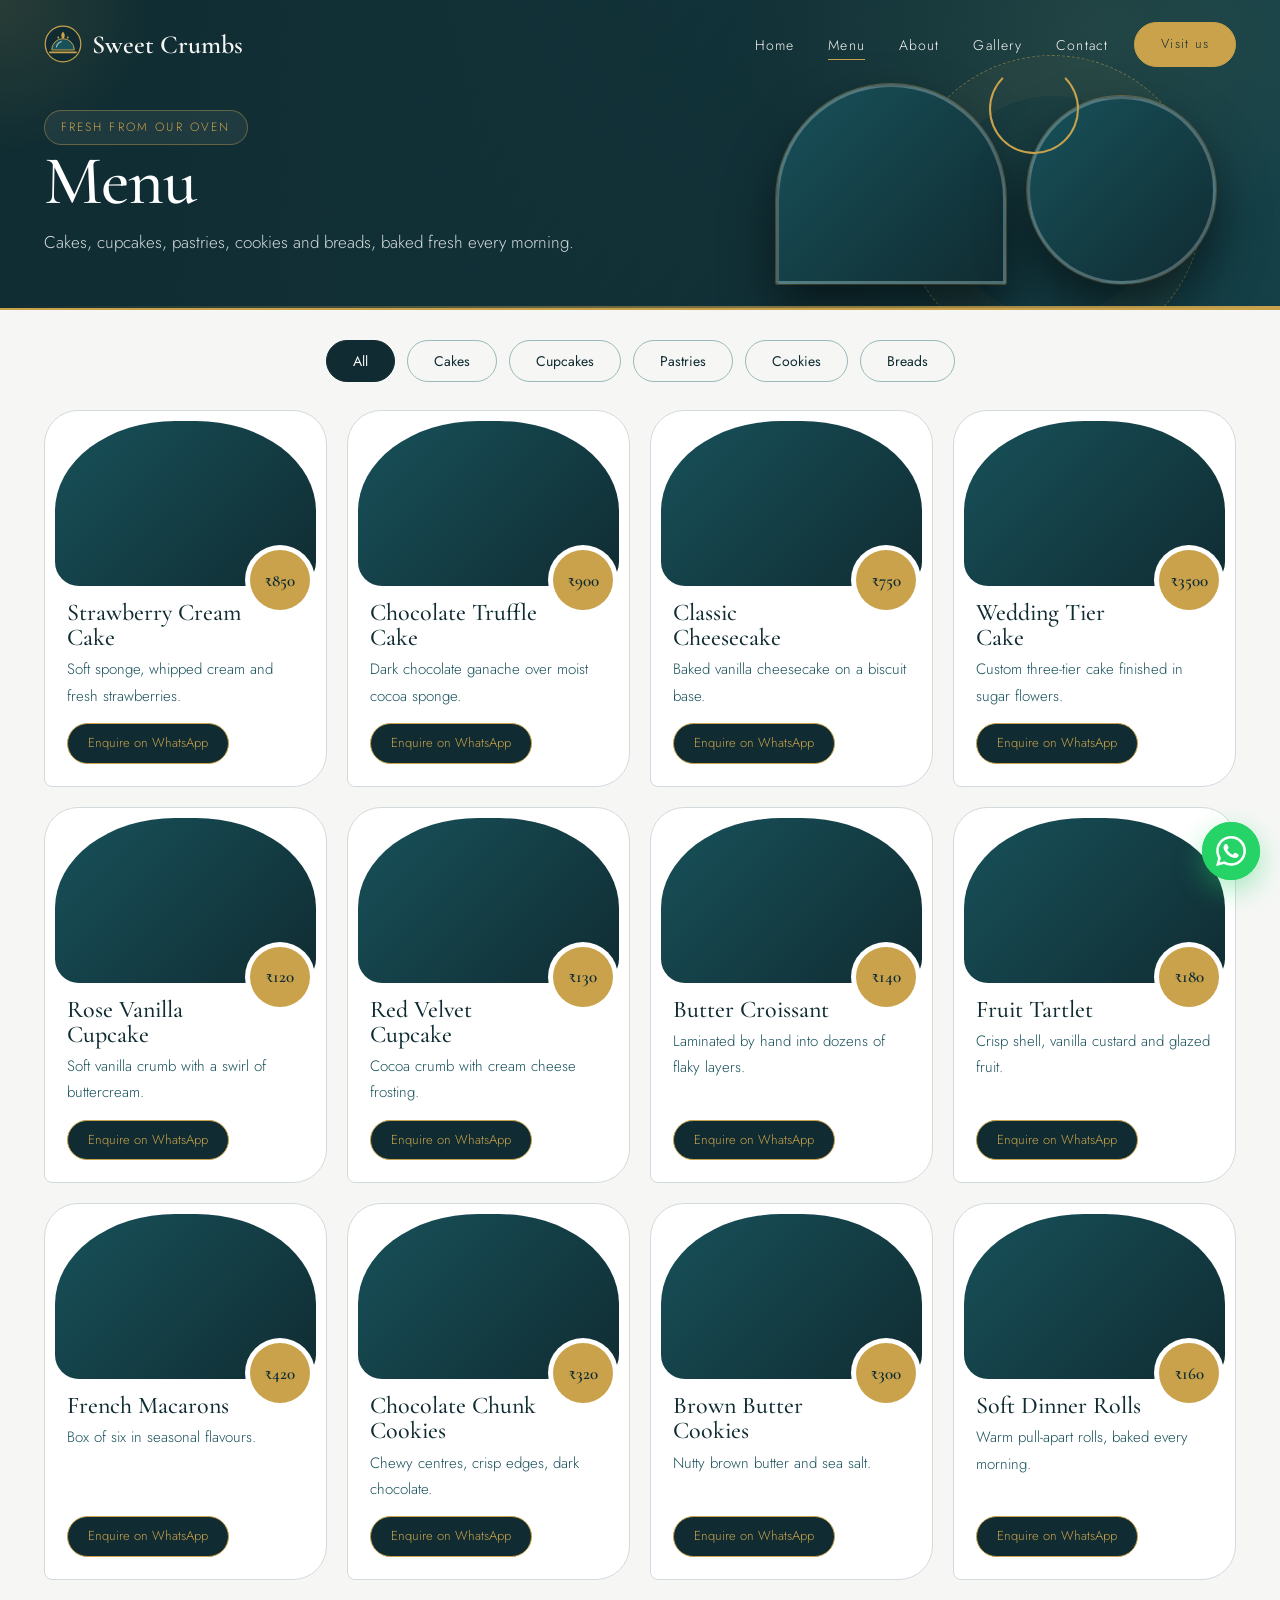
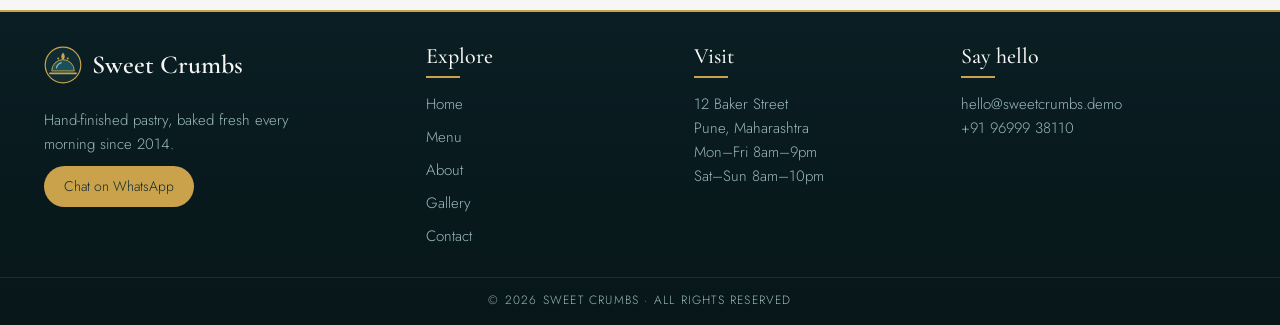
<file: menu.html>
<!DOCTYPE html><html lang="en"><head><meta charset="utf-8"><meta name="viewport" content="width=device-width, initial-scale=1"><title>Menu | Sweet Crumbs Atelier</title><link rel="stylesheet" href="https://fonts.googleapis.com/css2?family=Cormorant+Garamond:ital,wght@0,500;0,600;1,500&family=Jost:wght@300;400&display=swap"><link rel="stylesheet" href="style.css"><link rel="icon" type="image/svg+xml" href="logo.svg"></head><body><svg xmlns="http://www.w3.org/2000/svg" style="position:absolute;width:0;height:0" aria-hidden="true"><symbol id="i-star" viewBox="0 0 24 24"><path d="m12 2 3.1 6.3 6.9 1-5 4.9 1.2 6.8-6.2-3.3-6.2 3.3L8 14.2 3 9.3l6.9-1z"/></symbol><symbol id="i-spark" viewBox="0 0 24 24"><path d="M12 3l1.9 5.1L19 10l-5.1 1.9L12 17l-1.9-5.1L5 10l5.1-1.9z"/><path d="M19 3v4M17 5h4"/></symbol><symbol id="i-layers" viewBox="0 0 24 24"><path d="m12 2 10 5-10 5L2 7z"/><path d="m2 12 10 5 10-5"/><path d="m2 17 10 5 10-5"/></symbol><symbol id="i-leaf" viewBox="0 0 24 24"><path d="M11 20A7 7 0 0 1 9.8 6.1C15.5 5 17 4.5 19 2c1 2 2 4.2 2 8 0 5.5-4.8 10-10 10Z"/><path d="M2 21c0-3 1.9-5.4 5.1-6 2.4-.5 4.9-2 5.900-3"/></symbol><symbol id="i-heart" viewBox="0 0 24 24"><path d="M19 14c1.5-1.5 3-3.2 3-5.500A5.500 5.500 0 0 0 16.500 3c-1.800 0-3 .5-4.500 2-1.500-1.500-2.700-2-4.500-2A5.500 5.500 0 0 0 2 8.500c0 2.300 1.500 4 3 5.500l7 7Z"/></symbol><symbol id="i-wheat" viewBox="0 0 24 24"><path d="M2 22 16 8"/><path d="M3.500 12.500 5 11l1.500 1.500a3.500 3.500 0 0 1 0 4.900L5 19l-1.500-1.600a3.500 3.500 0 0 1 0-4.900Z"/><path d="M7.500 8.500 9 7l1.500 1.500a3.500 3.500 0 0 1 0 4.900L9 15l-1.500-1.600a3.500 3.500 0 0 1 0-4.900Z"/><path d="M11.500 4.500 13 3l1.500 1.500a3.500 3.500 0 0 1 0 4.900L13 11l-1.500-1.600a3.500 3.500 0 0 1 0-4.900Z"/><path d="M20 2h2v2a4 4 0 0 1-4 4h-2V6a4 4 0 0 1 4-4Z"/></symbol><symbol id="i-cake" viewBox="0 0 24 24"><path d="M20 21v-8a2 2 0 0 0-2-2H6a2 2 0 0 0-2 2v8"/><path d="M4 16s.5-1 2-1 2.500 2 4 2 2.500-2 4-2 2.500 2 4 2 2-1 2-1"/><path d="M2 21h20M7 8v3M12 8v3M17 8v3M7 4h.01M12 4h.01M17 4h.01"/></symbol><symbol id="i-box" viewBox="0 0 24 24"><path d="M21 8a2 2 0 0 0-1-1.700l-7-4a2 2 0 0 0-2 0l-7 4A2 2 0 0 0 3 8v8a2 2 0 0 0 1 1.700l7 4a2 2 0 0 0 2 0l7-4A2 2 0 0 0 21 16Z"/><path d="m3.300 7 8.700 5 8.700-5M12 22V12"/></symbol><symbol id="i-book" viewBox="0 0 24 24"><path d="M2 3h6a4 4 0 0 1 4 4v14a3 3 0 0 0-3-3H2z"/><path d="M22 3h-6a4 4 0 0 0-4 4v14a3 3 0 0 1 3-3h7z"/></symbol><symbol id="i-chef" viewBox="0 0 24 24"><path d="M17 21a1 1 0 0 0 1-1v-5.400c0-.500.300-.800.700-1a4 4 0 0 0-2.100-7.600 5 5 0 0 0-9.200 0 4 4 0 0 0-2.100 7.600c.400.200.700.500.700 1V20a1 1 0 0 0 1 1Z"/><path d="M6 17h12"/></symbol><symbol id="i-palette" viewBox="0 0 24 24"><circle cx="13.500" cy="6.500" r=".6"/><circle cx="17.500" cy="10.500" r=".6"/><circle cx="8.500" cy="7.500" r=".6"/><circle cx="6.500" cy="12.500" r=".6"/><path d="M12 2C6.500 2 2 6.500 2 12s4.500 10 10 10c.900 0 1.600-.700 1.600-1.700 0-.400-.200-.800-.400-1.100-.300-.300-.400-.700-.400-1.100a1.600 1.600 0 0 1 1.700-1.700H16c3 0 5.600-2.500 5.600-5.600C22 6 17.500 2 12 2z"/></symbol><symbol id="i-home" viewBox="0 0 24 24"><path d="m3 9 9-7 9 7v11a2 2 0 0 1-2 2H5a2 2 0 0 1-2-2z"/><path d="M9 22V12h6v10"/></symbol><symbol id="i-clock" viewBox="0 0 24 24"><circle cx="12" cy="12" r="10"/><path d="M12 6v6l4 2"/></symbol><symbol id="i-pin" viewBox="0 0 24 24"><path d="M20 10c0 6-8 12-8 12S4 16 4 10a8 8 0 0 1 16 0Z"/><circle cx="12" cy="10" r="3"/></symbol><symbol id="i-chat" viewBox="0 0 24 24"><path d="M7.900 20A9 9 0 1 0 4 16.100L2 22Z"/></symbol><symbol id="i-mail" viewBox="0 0 24 24"><rect x="2" y="4" width="20" height="16" rx="2"/><path d="m22 7-10 6L2 7"/></symbol></svg><header class="ph"><div class="im" data-s="0.25" data-i="cafe"></div><div class="w"><div class="tx"><span class="tag">Fresh from our oven</span><h1>Menu</h1><p>Cakes, cupcakes, pastries, cookies and breads, baked fresh every morning.</p></div></div></header>
<section class="sec"><div class="w"><div class="fl"><button class="on" data-c="all">All</button><button data-c="Cakes">Cakes</button><button data-c="Cupcakes">Cupcakes</button><button data-c="Pastries">Pastries</button><button data-c="Cookies">Cookies</button><button data-c="Breads">Breads</button></div><div class="mg" id="mg"></div></div></section>
<script>
const M=[['Strawberry Cream Cake','Cakes',850,'straw','Soft sponge, whipped cream and fresh strawberries.'],['Chocolate Truffle Cake','Cakes',900,'choc','Dark chocolate ganache over moist cocoa sponge.'],['Classic Cheesecake','Cakes',750,'cheese','Baked vanilla cheesecake on a biscuit base.'],['Wedding Tier Cake','Cakes',3500,'wed','Custom three-tier cake finished in sugar flowers.'],['Rose Vanilla Cupcake','Cupcakes',120,'cup','Soft vanilla crumb with a swirl of buttercream.'],['Red Velvet Cupcake','Cupcakes',130,'cup','Cocoa crumb with cream cheese frosting.'],['Butter Croissant','Pastries',140,'croi','Laminated by hand into dozens of flaky layers.'],['Fruit Tartlet','Pastries',180,'tart','Crisp shell, vanilla custard and glazed fruit.'],['French Macarons','Pastries',420,'mac','Box of six in seasonal flavours.'],['Chocolate Chunk Cookies','Cookies',320,'cook','Chewy centres, crisp edges, dark chocolate.'],['Brown Butter Cookies','Cookies',300,'cook','Nutty brown butter and sea salt.'],['Soft Dinner Rolls','Breads',160,'bread','Warm pull-apart rolls, baked every morning.']];
const g=document.getElementById('mg');g.innerHTML=M.map(m=>`<div class="mi rv" data-c="${m[1]}"><div class="im" data-i="${m[3]}" data-a="${m[0]}"></div><div class="t"><h3>${m[0]}<em>₹${m[2]}</em></h3><p>${m[4]}</p><a class="en" target="_blank" rel="noopener" href="https://wa.me/919699938110?text=${encodeURIComponent('Hi! I want to enquire about '+m[0]+' (₹'+m[2]+')')}">Enquire on WhatsApp</a></div></div>`).join('');
document.querySelectorAll('.fl button').forEach(b=>b.onclick=()=>{document.querySelectorAll('.fl button').forEach(x=>x.classList.remove('on'));b.classList.add('on');g.querySelectorAll('.mi').forEach(c=>{c.classList.toggle('hide',b.dataset.c!='all'&&c.dataset.c!=b.dataset.c)})});
</script>
<script src="main.js"></script></body></html>
</file>
<file: style.css>
:root{--ink:#102C32;--deep:#18515A;--mute:#9BB9BB;--silver:#D3DADD;--soft:#F6F7F5;--gold:#C9A24B;--serif:'Cormorant Garamond',Georgia,serif;--sans:'Jost',system-ui,sans-serif}
*{box-sizing:border-box}html{scroll-behavior:smooth}
body{margin:0;background:var(--soft);color:var(--ink);font:300 17px/1.75 var(--sans);overflow-x:hidden}
a{color:inherit;text-decoration:none}img{display:block;max-width:100%}
h1,h2,h3{font-family:var(--serif);font-weight:500;line-height:1.05;margin:0}
.w{max-width:1200px;margin:0 auto;padding:0 24px}
.sec{padding:110px 0}.dark{background:var(--ink);color:var(--soft)}.sil{background:var(--silver)}
.hd{text-align:center;max-width:580px;margin:0 auto 64px}.hd h2{font-size:clamp(38px,5vw,60px)}.hd p{color:var(--deep)}.dark .hd p{color:var(--mute)}
.tag{color:var(--gold);font-size:13px;letter-spacing:.2em}
.im{background:linear-gradient(135deg,var(--deep),var(--ink));overflow:hidden;position:relative}
.im img{width:100%;height:100%;object-fit:cover;transition:transform 1.1s cubic-bezier(.2,.7,.2,1)}
/* preloader, cursor, nav */
.pre{position:fixed;inset:0;background:var(--ink);z-index:99;display:grid;place-items:center;color:var(--soft);font:italic 500 44px var(--serif);transition:transform .9s cubic-bezier(.8,0,.2,1) .3s}
.pre span{animation:pulse 1.2s infinite alternate}.loaded .pre{transform:translateY(-100%)}
@keyframes pulse{to{opacity:.3;letter-spacing:.12em}}
.cur{position:fixed;width:340px;height:340px;margin:-170px;border-radius:50%;background:radial-gradient(#C9A24B22,transparent 65%);pointer-events:none;z-index:50;transition:transform .15s}
nav{position:fixed;inset:0 0 auto;z-index:60;display:flex;justify-content:space-between;align-items:center;padding:22px max(24px,calc((100vw - 1200px)/2));color:var(--soft);transition:.5s}
nav.sc{background:#102C32e6;backdrop-filter:blur(14px);padding-top:14px;padding-bottom:14px}
nav b{font:600 28px var(--serif);letter-spacing:.03em}
nav div a{margin-left:34px;font-size:14px;letter-spacing:.08em;position:relative}
nav div a:after{content:"";position:absolute;left:0;bottom:-5px;height:1px;width:0;background:var(--gold);transition:width .4s}
nav div a:hover:after,nav div a.on:after{width:100%}
/* buttons */
.btn{display:inline-block;position:relative;overflow:hidden;padding:15px 36px;border:1px solid var(--gold);border-radius:999px;font-size:14px;letter-spacing:.1em;z-index:0;transition:color .4s,transform .3s;cursor:pointer;background:none;color:inherit;font-family:var(--sans)}
.btn:before{content:"";position:absolute;inset:0;background:var(--gold);transform:translateY(101%);transition:transform .45s;z-index:-1;border-radius:50% 50% 0 0}
.btn:hover{color:var(--ink)}.btn:hover:before{transform:none;border-radius:0}
.btn.f{background:var(--gold);color:var(--ink)}.btn.f:before{background:var(--soft)}
.bs{display:flex;gap:16px;flex-wrap:wrap;margin-top:34px}
/* hero */
.hero{min-height:100vh;display:flex;align-items:center;padding:130px 0 80px;color:var(--soft);background:radial-gradient(900px 600px at 80% 40%,#18515A,var(--ink) 70%);overflow:hidden;position:relative}
.hero .w{display:grid;grid-template-columns:1.1fr .9fr;gap:50px;align-items:center}
.hero h1{font-size:clamp(52px,7vw,104px)}.ln{display:block;overflow:hidden;padding-bottom:.08em}.ln span{display:block;transform:translateY(110%);transition:transform 1.1s cubic-bezier(.2,.8,.2,1)}
.loaded .ln span{transform:none}.ln:nth-child(2) span{transition-delay:.15s;color:var(--gold);font-style:italic}.ln:nth-child(3) span{transition-delay:.3s}
.hero p{color:var(--silver);max-width:470px;margin:24px 0 0}
.col{position:relative;height:560px}.col .im{position:absolute;box-shadow:0 40px 70px #0007;animation:fl 7s ease-in-out infinite alternate}
.col .a{width:58%;height:78%;left:6%;top:0;border-radius:999px 999px 20px 20px}
.col .b{width:42%;aspect-ratio:1;right:0;top:12%;border-radius:50%;animation-delay:-2s;border:6px solid var(--ink)}
.col .c{width:48%;height:34%;right:4%;bottom:0;border-radius:0 90px 0 90px;animation-delay:-4s}
@keyframes fl{to{transform:translateY(-22px) rotate(1.5deg)}}
.col .im:hover img{transform:scale(1.12)}
.mq{background:var(--gold);color:var(--ink);overflow:hidden;white-space:nowrap;padding:16px 0;font:italic 500 26px var(--serif)}
.mq div{display:inline-block;animation:mq 28s linear infinite}.mq span{margin:0 30px}@keyframes mq{to{transform:translateX(-50%)}}
/* circles */
.meds{display:flex;justify-content:center;gap:50px;flex-wrap:wrap}
.med{width:170px;text-align:center}.med .im{width:170px;height:170px;border-radius:50%;box-shadow:0 0 0 6px var(--soft),0 0 0 7px var(--mute);transition:.6s}
.med:hover .im{box-shadow:0 0 0 6px var(--soft),0 0 0 9px var(--gold);transform:translateY(-10px)}.med:hover img{transform:scale(1.25) rotate(6deg)}
.med span{display:block;margin-top:20px;font:500 24px var(--serif)}
/* arch cards */
.g4{display:grid;grid-template-columns:repeat(4,1fr);gap:24px}
.arch{position:relative;aspect-ratio:3/5;border-radius:999px 999px 18px 18px;color:var(--soft);transition:transform .2s;transform-style:preserve-3d}
.arch>.im{position:absolute;inset:0}.arch:hover img{transform:scale(1.18) rotate(1.5deg)}
.arch .in2{position:absolute;inset:auto 0 0;padding:100px 22px 28px;text-align:center;background:linear-gradient(transparent,#102C32f5 62%);transform:translateY(56px);transition:transform .6s}
.arch:hover .in2{transform:none}.arch h3{font-size:28px}.arch .pr{color:var(--gold);font-size:14px;letter-spacing:.1em}
.arch p{margin:8px 0 0;font-size:14px;color:var(--silver);opacity:0;transition:opacity .5s .1s}.arch:hover p{opacity:1}
/* split + stats */
.sp{display:grid;grid-template-columns:1fr 1fr;gap:80px;align-items:center}
.sp h2{font-size:clamp(38px,5vw,62px);margin:12px 0 20px}
.fr{height:560px;border-radius:260px 260px 0 0;box-shadow:20px 20px 0 var(--mute)}.sp:hover .fr img{transform:scale(1.08)}
.st{display:grid;grid-template-columns:repeat(4,1fr);gap:24px;text-align:center}.st b{display:block;font:500 68px var(--serif);color:var(--gold);line-height:1}.st span{color:var(--mute)}
/* chamfer steps */
.g3{display:grid;grid-template-columns:repeat(3,1fr);gap:28px}
.ch{position:relative;overflow:hidden;padding:46px 34px;background:#18515A66;border:1px solid #9BB9BB33;clip-path:polygon(0 0,calc(100% - 40px) 0,100% 40px,100% 100%,40px 100%,0 calc(100% - 40px));transition:color .5s;z-index:0}
.ch:before{content:"";position:absolute;inset:0;background:var(--silver);transform:scaleY(0);transform-origin:bottom;transition:transform .5s;z-index:-1}
.ch:hover{color:var(--ink)}.ch:hover:before{transform:none}.ch h3{font-size:30px;margin:0 0 10px}.ch p{margin:0;opacity:.85;font-size:15px}.ch i{font:normal 44px var(--serif);color:var(--gold)}
/* quotes */
.q{position:relative;background:var(--soft);padding:40px 30px 30px;border-radius:30px 30px 30px 4px;transition:.45s}.g3 .q:nth-child(2){margin-top:36px}
.q:hover{transform:translateY(-12px) rotate(-1deg);box-shadow:0 30px 45px #18515A33}.q:before{content:"“";position:absolute;top:-6px;left:24px;font:700 90px var(--serif);color:var(--gold);line-height:1}
.q p{margin:16px 0;font:italic 500 22px/1.4 var(--serif)}.q small{color:var(--deep);font-size:13px;letter-spacing:.08em}
.cta{text-align:center;color:var(--soft);background:linear-gradient(#102C32cc,#102C32f0),var(--ink);padding:130px 0;position:relative;overflow:hidden}
.cta h2{font-size:clamp(42px,6vw,80px);margin:12px 0 18px}.cta p{color:var(--silver);max-width:480px;margin:0 auto}.cta .bs{justify-content:center}
footer{background:#0a1e23;color:var(--mute);padding:70px 0 30px;font-size:15px}footer .w{display:grid;grid-template-columns:2fr 1fr 1fr;gap:40px}
footer b{font:600 30px var(--serif);color:var(--soft)}footer a{display:block;transition:.3s}footer a:hover{color:var(--gold);padding-left:8px}
footer small{display:block;text-align:center;margin-top:50px;font-size:12px;letter-spacing:.1em}
/* inner pages */
.ph{height:62vh;min-height:420px;display:flex;align-items:flex-end;padding-bottom:70px;color:var(--soft);position:relative}
.ph>.im{position:absolute;inset:0}.ph>.im:after{content:"";position:absolute;inset:0;background:linear-gradient(#102C3299,#102C32f2)}
.ph .w{position:relative}.ph h1{font-size:clamp(52px,8vw,110px)}.ph p{color:var(--silver);max-width:520px;margin:10px 0 0}
.fl{display:flex;justify-content:center;gap:12px;flex-wrap:wrap;margin-bottom:50px}.fl button{padding:10px 26px;border:1px solid var(--mute);border-radius:999px;background:none;font:400 14px var(--sans);color:var(--ink);cursor:pointer;transition:.3s}
.fl button:hover,.fl button.on{background:var(--ink);color:var(--soft);border-color:var(--ink)}
.mg{display:grid;grid-template-columns:repeat(3,1fr);gap:30px}
.mi{background:#fff;clip-path:polygon(0 0,calc(100% - 30px) 0,100% 30px,100% 100%,0 100%);transition:transform .5s,box-shadow .5s;position:relative;filter:drop-shadow(0 10px 20px #18515A22)}
.mi:hover{transform:translateY(-10px)}.mi .im{height:230px}.mi:hover img{transform:scale(1.15)}
.mi div.t{padding:24px 26px 28px}.mi h3{font-size:27px;display:flex;justify-content:space-between;gap:10px}.mi h3 em{color:var(--gold);font-style:normal;font-size:22px}.mi p{margin:6px 0 0;font-size:15px;color:var(--deep)}
.mi:after{content:"";position:absolute;left:0;bottom:0;height:3px;width:0;background:var(--gold);transition:width .5s}.mi:hover:after{width:100%}
.hide{display:none}
.ms{columns:3;gap:20px}.ms .im{margin-bottom:20px;break-inside:avoid;cursor:zoom-in}.ms .im:nth-child(3n+1){border-radius:120px 120px 12px 12px}.ms .im:nth-child(3n+2){border-radius:12px}.ms .im:nth-child(3n){border-radius:0 80px 0 80px}
.ms .im:hover img{transform:scale(1.1)}.ms .im:after{content:"+";position:absolute;inset:0;display:grid;place-items:center;font:300 60px var(--serif);color:var(--soft);background:#18515Aaa;opacity:0;transition:.4s}.ms .im:hover:after{opacity:1}
.lb{position:fixed;inset:0;background:#102C32f2;z-index:90;display:none;place-items:center;cursor:zoom-out}.lb.o{display:grid}.lb img{max-height:88vh;border-radius:12px;animation:zi .4s}@keyframes zi{from{transform:scale(.9);opacity:0}}
.tm{display:flex;gap:30px;justify-content:center;flex-wrap:wrap}.tm div{text-align:center;width:200px}.tm .im{width:200px;height:200px;border-radius:50%;margin-bottom:14px;transition:.5s}.tm div:hover .im{border-radius:40% 60% 55% 45%;transform:rotate(-4deg)}.tm h3{font-size:26px}
.tl{max-width:760px;margin:0 auto;border-left:1px solid var(--mute);padding-left:34px}.tl div{position:relative;margin-bottom:40px}.tl div:before{content:"";position:absolute;left:-41px;top:10px;width:13px;height:13px;border-radius:50%;background:var(--gold);box-shadow:0 0 0 6px var(--silver)}.tl h3{font-size:32px}
form{display:grid;gap:18px}input,textarea,select{width:100%;padding:16px 20px;border:1px solid var(--mute);border-radius:14px;background:#fff;font:300 16px var(--sans);color:var(--ink);transition:.3s}
input:focus,textarea:focus,select:focus{outline:0;border-color:var(--gold);box-shadow:0 0 0 4px #C9A24B33}
.ci{background:var(--ink);color:var(--soft);padding:50px;border-radius:200px 200px 24px 24px;text-align:center}.ci h3{font-size:34px;margin:0 0 14px}.ci p{margin:0 0 20px;color:var(--silver)}
.rv{opacity:0;transform:translateY(44px);transition:opacity .9s,transform .9s cubic-bezier(.2,.7,.2,1)}.rv.in{opacity:1;transform:none}
@media(max-width:900px){.hero .w,.sp,.g3,footer .w{grid-template-columns:1fr}.g4,.mg{grid-template-columns:repeat(2,1fr)}.st{grid-template-columns:repeat(2,1fr)}.ms{columns:2}.col{height:420px}.fr{height:420px}.g3 .q:nth-child(2){margin-top:0}nav div a:not(:last-child){display:none}.cur{display:none}}
@media(max-width:560px){.g4,.mg{grid-template-columns:1fr}.arch{max-width:300px;margin:0 auto;width:100%}.ms{columns:1}}
@media(prefers-reduced-motion:reduce){*{animation:none!important;transition:none!important}.rv{opacity:1;transform:none}.ln span{transform:none}}

/* v2: compact + premium */
.sec{padding:64px 0}.hd{margin-bottom:34px}.hd h2:after{content:"";display:block;width:0;height:2px;background:var(--gold);margin:14px auto 0;transition:width 1s .3s}.hd.in h2:after{width:70px}
.hero{min-height:84vh;padding:104px 0 44px}.hero h1{font-size:clamp(46px,6vw,88px)}.hero p{margin-top:16px}.bs{margin-top:24px}.col{height:470px}
.hero:before{content:"";position:absolute;width:420px;height:420px;right:-80px;top:-60px;background:radial-gradient(#C9A24B33,transparent 65%);animation:fl 9s ease-in-out infinite alternate}
.ln:nth-child(2) span{background:linear-gradient(90deg,#C9A24B,#f3dfa2,#C9A24B);background-size:200%;-webkit-background-clip:text;background-clip:text;color:transparent;animation:sh 4s linear infinite}@keyframes sh{to{background-position:-200% 0}}
.rot{position:absolute;left:-6px;bottom:4%;width:118px;animation:spin 16s linear infinite;z-index:3;background:var(--ink);border-radius:50%;box-shadow:0 0 0 1px #C9A24B66}.rot text{font:500 9.5px var(--sans);fill:var(--soft);letter-spacing:1px;text-transform:uppercase}@keyframes spin{to{transform:rotate(360deg)}}
.chip{position:absolute;left:0;top:8%;z-index:3;padding:10px 20px;border-radius:999px;background:#ffffff14;border:1px solid #ffffff33;backdrop-filter:blur(10px);font-size:14px;animation:fl 6s ease-in-out infinite alternate}.chip b{color:var(--gold);font-weight:500}
.mq{padding:9px 0;font-size:23px}.meds{gap:36px}.med,.med .im{width:150px}.med .im{height:150px}.med span{margin-top:14px;font-size:22px}
.arch .in2{padding-top:80px}.fr{height:430px}.st b{font-size:54px}.ch{padding:30px 28px}.ch h3{font-size:27px}.q{padding:34px 26px 24px}.g3 .q:nth-child(2){margin-top:20px}.q p{font-size:20px;margin:12px 0}
.cta{padding:76px 0}footer{padding:44px 0 22px}footer small{margin-top:30px}.sp{gap:50px}.sp h2{margin:8px 0 14px}
.ph{height:46vh;min-height:340px;padding-bottom:42px;overflow:hidden}.ph h1{font-size:clamp(46px,7vw,92px)}
.ph>.im img{animation:kb 18s ease-in-out infinite alternate}@keyframes kb{to{transform:scale(1.18) translate(-2%,-2%)}}
.ph:after{content:"";position:absolute;right:6%;top:18%;width:300px;height:300px;border-radius:50%;border:1px dashed #C9A24B88;animation:spin 40s linear infinite;box-shadow:inset 0 0 0 40px #C9A24B0d}
.ph .tag,.ph h1,.ph p{opacity:0;transform:translateY(34px);transition:opacity .9s,transform .9s cubic-bezier(.2,.8,.2,1)}.loaded .ph .tag,.loaded .ph h1,.loaded .ph p{opacity:1;transform:none}.loaded .ph h1{transition-delay:.2s}.loaded .ph p{transition-delay:.4s}
.ph .w:before{content:"";display:block;width:0;height:2px;background:var(--gold);margin-bottom:14px;transition:width 1.2s .5s}.loaded .ph .w:before{width:90px}
.fl{margin-bottom:28px}.mg{gap:22px}.mi .im{height:185px}.mi div.t{padding:18px 22px 22px}.mi .im:before,.ms .im:before,.arch .im:before{content:"";position:absolute;inset:0;z-index:2;background:linear-gradient(105deg,transparent 40%,#ffffff44 50%,transparent 60%);transform:translateX(-110%);transition:transform .9s;pointer-events:none}
.mi:hover .im:before,.ms .im:hover:before,.arch:hover .im:before{transform:translateX(110%)}
.en{display:inline-block;margin-top:12px;padding:8px 18px;border-radius:999px;background:#25D366;color:#fff;font-size:13px;transition:.3s;transform:translateY(0)}.en:hover{background:var(--ink);transform:translateX(6px)}
.ms{gap:16px;columns:3}.ms .im{margin-bottom:16px}.tm .im{width:170px;height:170px}.tm div{width:170px}.tl div{margin-bottom:26px}.tl div:hover:before{transform:scale(1.5);transition:.3s}
.ci{padding:40px 36px}.ci h3{font-size:30px;margin-bottom:8px}.ci p{margin-bottom:14px}.sp form{gap:14px}
.mapw{border-radius:28px;overflow:hidden;border:1px solid var(--gold);box-shadow:0 0 0 8px var(--soft),0 0 0 9px var(--mute),0 24px 50px #18515A33;height:360px}.mapw iframe{width:100%;height:100%;border:0;filter:grayscale(.85) contrast(1.05);transition:filter .6s}.mapw:hover iframe{filter:none}
nav div{margin-left:auto;margin-right:26px}.vs{padding:10px 26px;font-size:13px}
.wa{position:fixed;right:20px;bottom:20px;z-index:70;display:flex;align-items:center;gap:0;height:58px;min-width:58px;padding:0 14px;border-radius:999px;background:#25D366;color:#fff;box-shadow:0 10px 28px #25D36666;flex-direction:row-reverse;justify-content:center;transition:.4s}
.wa span{max-width:0;overflow:hidden;white-space:nowrap;font-size:14px;transition:max-width .4s,margin .4s}.wa:hover span{max-width:120px;margin-right:10px}.wa:hover{transform:translateY(-4px)}
.wa:before{content:"";position:absolute;inset:0;border-radius:inherit;border:2px solid #25D366;animation:rp 2s infinite}@keyframes rp{to{transform:scale(1.5);opacity:0}}
.bar{position:fixed;top:0;left:0;height:3px;background:var(--gold);z-index:100;width:0}
.btn:after{content:"";position:absolute;top:0;left:-80%;width:50%;height:100%;background:linear-gradient(105deg,transparent,#ffffff55,transparent);transform:skewX(-20deg)}.btn:hover:after{left:130%;transition:left .7s}
@media(max-width:900px){.sec{padding:44px 0}.vs{padding:8px 16px}nav div{margin-right:10px}nav b{font-size:23px}.ph:after,.rot{display:none}.col{height:380px}.ms{columns:2}}
@media(max-width:560px){.ms{columns:1}.wa{right:14px;bottom:14px}}
/* v3 */
.w{max-width:1440px;padding:0 36px}
nav{padding-left:max(36px,calc((100vw - 1440px)/2 + 36px));padding-right:max(36px,calc((100vw - 1440px)/2 + 36px))}
nav .lg,footer .lg{display:flex;align-items:center;gap:10px;font:600 26px var(--serif);padding:0}nav .lg img,footer .lg img{width:38px;height:38px;transition:transform .8s}nav .lg:hover img{transform:rotate(360deg)}
.pre{display:flex;flex-direction:column;align-items:center;justify-content:center;gap:12px}
.sec{padding:42px 0}.hd{margin-bottom:24px}.hd h2{font-size:clamp(32px,4vw,48px)}
/* home hero */
.hero{min-height:0;padding:96px 0 38px}.hero .w{position:relative;z-index:2;gap:30px}.col{height:440px}
.hero:after{content:"Patisserie";position:absolute;left:-1%;bottom:-8%;font:600 clamp(110px,17vw,270px) var(--serif);color:transparent;-webkit-text-stroke:1px #ffffff17;pointer-events:none;white-space:nowrap}
.spk{position:absolute;width:5px;height:5px;border-radius:50%;background:var(--gold);box-shadow:0 0 12px var(--gold);opacity:0;animation:tw 3s infinite alternate}@keyframes tw{to{opacity:.9;transform:translateY(-18px) scale(1.6)}}
.pl{display:flex;gap:10px;flex-wrap:wrap;margin-top:20px}.pl span{padding:8px 16px;border-radius:999px;border:1px solid #ffffff2a;background:#ffffff0d;font-size:14px;transition:.35s;cursor:default}.pl span:hover{background:var(--gold);color:var(--ink);transform:translateY(-4px)}
.col .d{width:30%;aspect-ratio:1;left:32%;bottom:-3%;border-radius:22px;border:6px solid var(--soft);transform:rotate(-7deg);animation-delay:-1s;z-index:2}
/* capsule accordion */
.acc{display:flex;gap:12px;height:220px}.acc a{position:relative;flex:1;border-radius:110px;overflow:hidden;color:var(--soft);transition:flex .7s cubic-bezier(.2,.8,.2,1),border-radius .7s,box-shadow .5s}
.acc a:hover{flex:2.8;border-radius:26px;box-shadow:0 20px 40px #18515A55}.acc .im{position:absolute;inset:0}.acc a:hover img{transform:scale(1.15)}
.acc a:after{content:"";position:absolute;inset:0;background:linear-gradient(transparent 35%,#102C32ee)}
.acc b{position:absolute;z-index:3;left:0;right:0;bottom:30px;text-align:center;font:500 26px var(--serif);transition:bottom .5s}.acc span{position:absolute;z-index:3;left:0;right:0;bottom:12px;text-align:center;font-size:13px;color:var(--gold);opacity:0;transition:.5s;white-space:nowrap}
.acc a:hover b{bottom:36px}.acc a:hover span{opacity:1}
/* leaf cards */
.arch{aspect-ratio:4/4.6;border-radius:80px 10px 80px 10px;overflow:hidden;transition:transform .2s,border-radius .7s}.arch:hover{border-radius:10px 80px 10px 80px}
.arch:after{content:"";position:absolute;inset:10px;border:1px solid #C9A24B00;border-radius:inherit;transition:.6s;pointer-events:none;z-index:4}.arch:hover:after{border-color:#C9A24Bcc;inset:14px}
.arch .in2{padding:60px 18px 20px;transform:translateY(46px)}.arch h3{font-size:24px}.arch .pr{display:inline-block;padding:2px 12px;border-radius:999px;background:var(--gold);color:var(--ink);font-size:12px;margin-top:4px}
/* philosophy */
.ov{position:relative;height:380px}.ov .o1{position:absolute;left:0;top:0;width:74%;height:100%;border-radius:42% 58% 55% 45%/50% 40% 60% 50%;animation:mo 9s ease-in-out infinite alternate;box-shadow:0 26px 50px #102C3244}@keyframes mo{to{border-radius:58% 42% 40% 60%/40% 60% 40% 60%}}
.ov .o2{position:absolute;right:0;bottom:-3%;width:42%;aspect-ratio:1;border-radius:50%;border:6px solid var(--soft);box-shadow:0 20px 40px #102C3255;animation:fl 6s ease-in-out infinite alternate}.ov:hover img{transform:scale(1.1)}
.stamp{position:absolute;right:8%;top:2%;width:104px;height:104px;border-radius:50%;background:var(--gold);color:var(--ink);display:grid;place-content:center;text-align:center;font-size:12px;line-height:1.2;box-shadow:0 0 0 6px #C9A24B44;animation:fl 5s ease-in-out infinite alternate;z-index:3}.stamp b{font:600 32px var(--serif);line-height:1}
.fe{list-style:none;padding:0;margin:14px 0 0;display:grid;gap:10px}.fe li{display:flex;gap:14px;align-items:center;padding:9px 16px;border-radius:18px;background:#fff;border:1px solid var(--silver);transition:.4s}.fe li:hover{transform:translateX(10px);border-color:var(--gold);box-shadow:0 10px 24px #18515A22}
.fe i{font-style:normal;width:42px;height:42px;border-radius:50%;background:var(--ink);display:grid;place-items:center;flex:none;transition:.5s}.fe li:hover i{transform:rotate(360deg);background:var(--gold)}.fe b{display:block;font:500 20px var(--serif);line-height:1.2}.fe span{font-size:14px;color:var(--deep)}
.mini{display:flex;gap:10px;flex-wrap:wrap;margin-top:16px}.mini span{padding:8px 16px;border-radius:999px;background:var(--silver);font-size:14px;transition:.35s}.mini span:hover{background:var(--ink);color:var(--gold);transform:translateY(-4px)}
/* stats, how we bake */
.st{gap:16px}.sb{position:relative;padding:24px 14px 20px;border:1px solid #9BB9BB33;border-radius:22px 22px 22px 6px;background:linear-gradient(160deg,#18515A88,#102C32);transition:.5s;overflow:hidden}
.sb:before{content:"";position:absolute;left:0;bottom:0;height:3px;width:0;background:var(--gold);transition:width .6s}.sb:hover:before{width:100%}.sb:hover{transform:translateY(-8px);border-color:var(--gold);box-shadow:0 20px 40px #0006}
.sb i{font-style:normal;display:block;font-size:26px;transition:.5s}.sb:hover i{transform:scale(1.4) rotate(-10deg)}.sb b{font-size:46px;margin:4px 0}
.hw{position:relative;padding:26px 24px;border-radius:28px 28px 28px 0;background:#ffffff0a;border:1px solid #9BB9BB33;overflow:hidden;transition:.5s}.hw:before{content:"";position:absolute;width:180px;height:180px;right:-60px;top:-60px;border-radius:50%;background:radial-gradient(#C9A24B44,transparent 70%);transition:.6s}.hw:hover:before{transform:scale(2.4)}
.hw:hover{transform:translateY(-8px);border-color:var(--gold);background:#18515A99}.hw .ic{width:54px;height:54px;border-radius:18px;background:var(--gold);display:grid;place-items:center;font-size:26px;margin-bottom:12px;transition:.6s}.hw:hover .ic{transform:rotate(360deg);border-radius:50%}.hw h3{font-size:26px;margin-bottom:6px}.hw p{margin:0;font-size:15px;color:var(--silver)}
/* reviews, cta */
.q{padding:30px 24px 22px;border-top:3px solid var(--gold)}.q p{font-size:19px}.stars{color:var(--gold);letter-spacing:4px;font-size:15px}
.au{display:flex;gap:12px;align-items:center}.au i{font:normal 500 18px var(--serif);width:44px;height:44px;border-radius:50%;background:var(--ink);color:var(--gold);display:grid;place-items:center;transition:.5s}.q:hover .au i{background:var(--gold);color:var(--ink);transform:rotate(360deg)}.au b{display:block;font-weight:400;line-height:1.2}
.cb{position:relative;overflow:hidden;display:grid;grid-template-columns:1.5fr 1fr;align-items:center;gap:30px;padding:38px 48px;border-radius:44px 44px 44px 8px;color:var(--soft);background:linear-gradient(120deg,var(--ink),var(--deep) 70%,#1f6b76);background-size:150%;transition:background-position .8s}.cb:hover{background-position:100% 0}
.cb:before{content:"";position:absolute;right:-60px;top:-90px;width:260px;height:260px;border-radius:50%;background:radial-gradient(#C9A24B55,transparent 70%);animation:fl 7s ease-in-out infinite alternate}.cb:after{content:"";position:absolute;left:40%;bottom:-70px;width:150px;height:150px;border-radius:50%;border:1px dashed #C9A24B88;animation:spin 25s linear infinite}
.cb h2{font-size:clamp(30px,3.6vw,46px);margin:6px 0 8px}.cb p{margin:0;color:var(--silver);max-width:520px}.cb .bs{justify-content:flex-end;margin:0;position:relative;z-index:2}
/* inner hero */
.ph{height:auto;min-height:0;padding:100px 0 38px;align-items:center}.ph .w{display:grid;grid-template-columns:1.15fr .85fr;gap:30px;align-items:center;width:100%}.ph .w:before{display:none}
.ph .tag:before{content:"";display:inline-block;width:40px;height:2px;background:var(--gold);margin-right:12px;vertical-align:middle}.ph h1{font-size:clamp(44px,6vw,80px)}.ph .w{position:relative;z-index:2}
.vis{position:relative;height:250px}.vis .im{position:absolute;box-shadow:0 26px 50px #0008;border:4px solid #F6F7F533;animation:fv 6s ease-in-out infinite alternate}.vis .im:nth-child(2){animation-delay:-3s}@keyframes fv{to{translate:0 -14px}}.vis .im:hover img{transform:scale(1.15)}
.vis i{position:absolute;right:30%;top:-10%;width:90px;height:90px;border-radius:50%;border:2px solid var(--gold);border-top-color:transparent;animation:spin 12s linear infinite}
.v-menu .im:nth-child(1){left:12%;top:0;width:44%;height:100%;border-radius:999px 999px 18px 18px}.v-menu .im:nth-child(2){right:4%;bottom:0;width:36%;aspect-ratio:1;border-radius:50%}
.v-about .im:nth-child(1){left:6%;top:0;width:52%;height:100%;border-radius:42% 58% 55% 45%/50% 40% 60% 50%}.v-about .im:nth-child(2){right:2%;bottom:-4%;width:38%;height:56%;border-radius:24px;transform:rotate(6deg)}
.v-gallery .im:nth-child(1){left:8%;top:0;width:42%;height:86%;border:7px solid #fff;border-radius:8px;transform:rotate(-7deg)}.v-gallery .im:nth-child(2){right:6%;top:10%;width:42%;height:86%;border:7px solid #fff;border-radius:8px;transform:rotate(6deg)}
.v-contact .im:nth-child(1){left:10%;top:0;width:48%;aspect-ratio:1;border-radius:50%}.v-contact .im:nth-child(2){right:4%;bottom:0;width:38%;height:62%;border-radius:70px 8px 70px 8px}
/* menu */
.mg{grid-template-columns:repeat(4,1fr);gap:20px}.mi{clip-path:none;filter:none;background:#fff;border:1px solid var(--silver);border-radius:34px 34px 34px 8px;padding:10px;transition:.5s}
.mi:hover{border-color:var(--gold);box-shadow:0 18px 36px #18515A2e,0 0 0 3px #C9A24B22;transform:translateY(-8px)}.mi:after{display:none}
.mi .im{height:165px;border-radius:120px 120px 24px 24px/90px 90px 24px 24px;transition:border-radius .7s}.mi:hover .im{border-radius:26px}
.mi div.t{position:relative;padding:14px 12px 12px}.mi h3{display:block;font-size:24px;padding-right:62px}.mi h3 em{position:absolute;right:6px;top:-36px;width:60px;height:60px;border-radius:50%;background:var(--gold);color:var(--ink);display:grid;place-items:center;font:600 17px var(--serif);box-shadow:0 0 0 5px #fff;transition:transform .5s}.mi:hover h3 em{transform:rotate(360deg) scale(1.08)}
.en{background:var(--ink);color:var(--gold);border:1px solid var(--gold);padding:8px 20px}.en:hover{background:var(--gold);color:var(--ink)}
/* about */
.jr{display:grid;grid-template-columns:repeat(4,1fr);gap:18px;position:relative;padding-top:30px}.jr:before{content:"";position:absolute;top:8px;left:12.5%;right:12.5%;height:2px;background:linear-gradient(90deg,var(--gold),var(--deep));transform:scaleX(0);transform-origin:left;transition:transform 1.6s .3s}.jr.in:before{transform:none}
.jc{position:relative;text-align:center;padding:20px 18px;background:var(--soft);border-radius:22px;transition:.5s}.jc i{position:absolute;top:-30px;left:50%;margin-left:-8px;width:16px;height:16px;border-radius:50%;background:var(--gold);box-shadow:0 0 0 6px var(--silver);transition:.4s}
.jc:hover{transform:translateY(-10px);box-shadow:0 20px 36px #18515A2e}.jc:hover i{transform:scale(1.6);box-shadow:0 0 0 6px #C9A24B66}.jc b{display:block;font:500 40px var(--serif);color:var(--deep);transition:.3s}.jc:hover b{color:var(--gold)}.jc p{margin:0;font-size:15px}
.bl{padding:24px;border-radius:60px 10px 60px 10px;background:linear-gradient(150deg,#18515A99,#18515A22);border:1px solid #9BB9BB33;transition:.7s}.bl:hover{border-radius:10px 60px 10px 60px;background:linear-gradient(150deg,var(--gold),#e5c677);color:var(--ink);transform:translateY(-8px)}
.bl i{font-style:normal;font-size:30px;display:block;transition:.6s}.bl:hover i{transform:scale(1.3) rotate(-12deg)}.bl h3{font-size:26px;margin:6px 0}.bl p{margin:0;font-size:15px;opacity:.85}
.bk{gap:22px}.bc{text-align:center}.bc .im{aspect-ratio:1;margin-bottom:12px;transition:border-radius .7s,transform .6s,box-shadow .6s}.bc:nth-child(1) .im{border-radius:999px 999px 24px 24px;aspect-ratio:4/4.6}.bc:nth-child(2) .im{border-radius:50%}.bc:nth-child(3) .im{border-radius:70px 8px 70px 8px}.bc:nth-child(4) .im{border-radius:42% 58% 55% 45%/50% 40% 60% 50%}
.bc:hover .im{border-radius:30px;transform:translateY(-8px) rotate(-2deg);box-shadow:0 0 0 4px var(--soft),0 0 0 6px var(--gold),0 20px 36px #18515A44}.bc:hover img{transform:scale(1.12)}.bc h3{font-size:28px}.bc p{margin:0;color:var(--deep)}.bc small{display:block;color:var(--gold);opacity:0;transform:translateY(8px);transition:.5s}.bc:hover small{opacity:1;transform:none}
/* gallery */
.bt{display:grid;grid-template-columns:repeat(4,1fr);grid-auto-rows:150px;grid-auto-flow:dense;gap:14px}.bt .im{border-radius:22px;cursor:zoom-in;transition:border-radius .6s,box-shadow .5s}.bt .a{grid-column:span 2;grid-row:span 2;border-radius:160px 160px 22px 22px}.bt .b{grid-row:span 2;border-radius:999px}.bt .c{grid-column:span 2;border-radius:80px 12px 80px 12px}.bt .im:nth-child(odd):not(.a):not(.b):not(.c){border-radius:50px 8px 50px 8px}
.bt .im:after{content:attr(data-t);position:absolute;inset:auto 0 0;padding:40px 18px 16px;background:linear-gradient(transparent,#102C32ee);color:var(--soft);font:500 22px var(--serif);text-align:center;transform:translateY(100%);transition:transform .5s;z-index:3}.bt .im:hover:after{transform:none}
.bt .im:hover{border-radius:14px;box-shadow:0 0 0 3px var(--gold)}.bt .im:hover img{transform:scale(1.12) rotate(1deg)}.bt .im:before{content:"";position:absolute;inset:0;z-index:2;background:linear-gradient(105deg,transparent 40%,#ffffff44 50%,transparent 60%);transform:translateX(-110%);transition:transform .9s;pointer-events:none}.bt .im:hover:before{transform:translateX(110%)}
/* contact */
.sp.ct{align-items:stretch;gap:24px;grid-template-columns:1.2fr .8fr}.fc{background:#fff;border:1px solid var(--silver);border-radius:28px;padding:26px 28px;box-shadow:0 20px 40px #18515A14;transition:.5s}.fc:hover{box-shadow:0 26px 50px #18515A26;border-color:var(--gold)}.fc h3{font-size:30px}.fc>p{margin:2px 0 14px;color:var(--deep);font-size:15px}.fd{display:grid;grid-template-columns:1fr 1fr;gap:12px}
input,textarea,select{padding:12px 16px}textarea{resize:vertical;min-height:80px;max-height:200px}
.ci{padding:22px;border-radius:28px 28px 28px 6px;text-align:left;display:grid;gap:6px;align-content:center;background:linear-gradient(160deg,var(--deep),var(--ink))}.cr{display:flex;gap:14px;align-items:center;padding:12px 14px;border-radius:18px;transition:.4s}.cr:hover{background:#ffffff14;transform:translateX(8px)}
.cr i{font-style:normal;width:44px;height:44px;border-radius:50%;background:var(--gold);display:grid;place-items:center;flex:none;transition:.5s}.cr:hover i{transform:rotate(360deg)}.cr b{display:block;font:500 20px var(--serif);line-height:1.2}.cr span{font-size:14px;color:var(--silver)}.mapw{height:300px}
/* footer */
footer{padding:40px 0 18px;background:linear-gradient(#0a1e23,#071619);border-top:2px solid var(--gold)}footer .w.fg{grid-template-columns:1.6fr 1fr 1.3fr 1.2fr;gap:30px}footer .lg{color:var(--soft)}footer .lg:hover,footer .wb:hover{padding-left:0}
footer h4{margin:0 0 10px;font:500 22px var(--serif);color:var(--soft)}footer p{margin:6px 0}.wb{display:inline-block!important;margin-top:8px;padding:9px 20px;border-radius:999px;background:var(--gold);color:var(--ink);font-size:14px;transition:.3s}.wb:hover{background:var(--soft)}
footer small{margin-top:24px;padding-top:16px;border-top:1px solid #9BB9BB22}
@media(max-width:900px){.w{padding:0 20px}.sec{padding:34px 0}.hero .w,.ph .w,.cb,footer .w.fg,.sp.ct{grid-template-columns:1fr}.vis,.ph:after,.rot{display:none}.acc{height:auto;flex-wrap:wrap}.acc a{flex:1 1 40%;height:130px;border-radius:30px}.acc a:hover{flex:1 1 40%}.acc span{opacity:1}.mg,.jr,.bt{grid-template-columns:repeat(2,1fr)}.jr:before{display:none}.jc i{display:none}.cb .bs{justify-content:flex-start}.fd{grid-template-columns:1fr}}
@media(max-width:560px){.mg{grid-template-columns:1fr}.bk{grid-template-columns:repeat(2,1fr)}.bt{grid-auto-rows:120px}}

/* v4: wide hero fix, svg icons, fixed inner heroes, photo sections */
:root{--wm:1640px;--pd:clamp(18px,3.4vw,56px)}
::selection{background:var(--gold);color:var(--ink)}a:focus-visible,button:focus-visible{outline:2px solid var(--gold);outline-offset:3px}
.w{max-width:var(--wm);padding:0 var(--pd)}
nav{padding-left:max(var(--pd),calc((100vw - var(--wm))/2 + var(--pd)));padding-right:max(var(--pd),calc((100vw - var(--wm))/2 + var(--pd)))}
.sv{width:1em;height:1em;stroke:currentColor;fill:none;stroke-width:1.7;stroke-linecap:round;stroke-linejoin:round;flex:none;vertical-align:-.14em}
.pl .sv,.mini .sv{width:17px;height:17px;margin-right:6px;color:var(--gold);transition:color .3s}.pl span:hover .sv,.mini span:hover .sv{color:var(--ink)}
.mq .sv{width:.62em;height:.62em;vertical-align:baseline}
.fe i .sv{width:20px;height:20px;color:var(--gold)}.fe li:hover i .sv{color:var(--ink)}
.sb i .sv{width:28px;height:28px;color:var(--gold)}
.hw .ic .sv{width:26px;height:26px;color:var(--ink)}
.bl i .sv{width:34px;height:34px;color:var(--gold);transition:color .4s}.bl:hover i .sv{color:var(--ink)}
.cr i .sv{width:20px;height:20px;color:var(--ink)}
.stars{display:flex;gap:3px;letter-spacing:0}.stars .sv{width:16px;height:16px;fill:var(--gold);stroke:var(--gold);stroke-width:1}
.chip .sv{width:13px;height:13px;fill:var(--gold);stroke:var(--gold);vertical-align:-.1em}
.q .stars{margin:20px 0 0;padding-left:44px}.q:before{top:-8px}
/* home hero: fill the width, no dead side space */
.hero{padding:92px 0 34px}
.hero .w{max-width:1760px;grid-template-columns:minmax(0,1fr) minmax(0,1.1fr);gap:clamp(24px,4vw,72px)}
.hero h1{font-size:clamp(46px,6.2vw,104px)}.hero p{max-width:580px}
.col{height:clamp(380px,38vw,520px)}
@keyframes fl2{to{transform:translateY(-8px)}}
.col .im{animation:fl2 6s ease-in-out infinite alternate}
.col .a{left:0;top:7%;width:33%;height:93%;border-radius:999px 999px 22px 22px}
.col .b{left:35%;right:auto;top:0;width:31%;height:46%;aspect-ratio:auto;border:0;border-radius:28px 110px 28px 110px}
.col .c{left:auto;right:0;top:7%;bottom:auto;width:32%;height:44%;border-radius:110px 28px 110px 28px}
.col .d{left:35%;right:0;top:auto;bottom:0;width:auto;height:50%;aspect-ratio:auto;border:0;transform:none;border-radius:28px 28px 28px 140px;z-index:1}
.rot{left:calc(34% - 59px);bottom:auto;top:calc(48% - 59px)}
.chip{left:calc(35% + 18px);top:auto;bottom:18px}
/* inner heroes: same look on every page */
.ph{padding:96px 0 34px;background:var(--ink);border-bottom:2px solid var(--gold)}
.ph>.im{inset:-90px 0 0}
.ph .w{max-width:var(--wm);grid-template-columns:minmax(0,1.1fr) minmax(0,.9fr)}
.vis{height:230px}
/* about + gallery photos */
.pm{display:grid;grid-template-columns:repeat(6,1fr);grid-auto-rows:150px;gap:12px}
.pm .im{border-radius:22px;cursor:zoom-in;transition:border-radius .6s,box-shadow .5s}
.pm .im:nth-child(1){grid-column:span 2;grid-row:span 2;border-radius:200px 200px 22px 22px}
.pm .im:nth-child(2),.pm .im:nth-child(3){grid-column:span 2}.pm .im:nth-child(3){border-radius:70px 12px 70px 12px}
.pm .im:nth-child(4){grid-column:span 4;border-radius:12px 120px 12px 120px}.pm .im:nth-child(5),.pm .im:nth-child(6){grid-column:span 3}
.pm .im:hover{border-radius:14px;box-shadow:0 0 0 3px var(--gold)}.pm .im:hover img{transform:scale(1.1)}
.pm .im:after{content:attr(data-t);position:absolute;inset:auto 0 0;padding:34px 16px 12px;background:linear-gradient(transparent,#102C32ee);color:var(--soft);font:500 21px var(--serif);text-align:center;transform:translateY(100%);transition:transform .5s;z-index:3}.pm .im:hover:after{transform:none}
.bt{grid-auto-rows:140px}
@media(max-width:900px){.hero .w,.ph .w{grid-template-columns:1fr}.col{height:380px}.pm{grid-template-columns:repeat(2,1fr);grid-auto-rows:130px}.pm .im{grid-column:auto!important;grid-row:auto!important}.pm .im:nth-child(1){grid-row:span 2!important}}

/* v5: mobile menu, footer alignment, mobile side-by-side */
.mb,.mp{display:none}
footer .w.fg{grid-template-columns:1.5fr 1fr 1fr 1.2fr;gap:clamp(24px,3vw,56px);align-items:start}
footer .w.fg>div{display:flex;flex-direction:column;align-items:flex-start;gap:0}
footer h4{margin:0 0 14px;padding-bottom:10px;position:relative;line-height:1.1}
footer h4:after{content:"";position:absolute;left:0;bottom:0;width:34px;height:2px;background:var(--gold)}
footer .w.fg a,footer .w.fg p{margin:0 0 9px;line-height:1.6}
footer .w.fg>div:first-child p{max-width:300px;margin:14px 0 10px}
footer .w.fg a:not(.lg):not(.wb):hover{padding-left:6px}
footer small{margin-top:28px}
@media(max-width:900px){
nav>div,nav .vs{display:none}
.mb{display:block;margin-left:auto;width:46px;height:46px;padding:0;border-radius:50%;border:1px solid #ffffff44;background:#ffffff14;-webkit-backdrop-filter:blur(10px);backdrop-filter:blur(10px);position:relative;cursor:pointer;z-index:61;transition:.4s}
.mb span{position:absolute;left:13px;right:13px;height:2px;border-radius:2px;background:var(--soft);transition:.4s}
.mb span:nth-child(1){top:16px}.mb span:nth-child(2){top:22px}.mb span:nth-child(3){top:28px}
.mb.o{background:var(--gold);border-color:var(--gold)}.mb.o span{background:var(--ink)}
.mb.o span:nth-child(1){top:22px;transform:rotate(45deg)}.mb.o span:nth-child(2){opacity:0;transform:scaleX(0)}.mb.o span:nth-child(3){top:22px;transform:rotate(-45deg)}
.mp{display:flex;position:fixed;inset:0;z-index:58;align-items:center;justify-content:center;padding:84px 24px 32px;background:linear-gradient(160deg,#18515Ac0,#102C32d8);-webkit-backdrop-filter:blur(24px) saturate(1.5);backdrop-filter:blur(24px) saturate(1.5);opacity:0;visibility:hidden;transition:opacity .4s,visibility .4s}
body.mo{overflow:hidden}body.mo .mp{opacity:1;visibility:visible}
.mp .gl{width:min(340px,100%);display:grid;gap:4px;padding:20px;border-radius:30px;background:#ffffff14;border:1px solid #ffffff38;box-shadow:0 30px 60px #0006,inset 0 1px 0 #ffffff33;transform:translateY(24px) scale(.96);transition:transform .5s cubic-bezier(.2,.8,.2,1)}
body.mo .mp .gl{transform:none}
.mp .gl a:not(.btn){display:block;text-align:center;padding:12px;border-radius:16px;font:500 30px/1.1 var(--serif);color:var(--soft);transition:.3s}
.mp .gl a:not(.btn):hover,.mp .gl a.on{background:#ffffff1c;color:var(--gold)}
.mp .gl .btn{margin-top:12px;text-align:center}
footer .w.fg{grid-template-columns:1fr 1fr;gap:26px 20px}
footer .w.fg>div:first-child,footer .w.fg>div:last-child{grid-column:1/-1}
}
@media(max-width:560px){
.mg{grid-template-columns:repeat(2,1fr);gap:12px}.mi{padding:7px;border-radius:24px 24px 24px 6px}.mi .im{height:115px}.mi h3{font-size:18px;padding-right:0}.mi h3 em{top:-30px;right:2px;width:46px;height:46px;font-size:14px}.mi p{font-size:12.5px;line-height:1.45}.mi div.t{padding:10px 6px 8px}.en{padding:7px 12px;font-size:12px}
.g4{grid-template-columns:repeat(2,1fr);gap:12px}.arch{max-width:none}.arch h3{font-size:18px}.arch .pr{font-size:10px}
.acc a{flex:1 1 44%}.st{gap:10px}.sb b{font-size:36px}.bt{grid-template-columns:repeat(2,1fr);grid-auto-rows:110px;gap:10px}.bt .b{border-radius:60px}
.pm{grid-auto-rows:110px}.fd{grid-template-columns:1fr 1fr}.hw,.bl{padding:18px}
}

/* v6: card-only mobile menu, premium heroes, compact */
.tag{display:inline-block}
.hero .tag,.ph .tag{padding:6px 16px;border-radius:999px;border:1px solid #C9A24B66;background:#ffffff10;-webkit-backdrop-filter:blur(8px);backdrop-filter:blur(8px);font-size:12px;letter-spacing:.18em;text-transform:uppercase}
.ph .tag:before{display:none}
.hero{background:radial-gradient(#ffffff0f 1px,transparent 1px) 0 0/26px 26px,radial-gradient(900px 600px at 80% 40%,#1d6470,var(--ink) 70%),var(--ink)}
.hero h1{letter-spacing:-.01em;text-shadow:0 10px 40px #0006}
.hero:before{width:520px;height:520px}
.hero .btn.f{box-shadow:0 12px 30px #C9A24B44}
.col .im{box-shadow:0 30px 60px #0008,0 0 0 1px #C9A24B55}
.ph{background:radial-gradient(#ffffff0f 1px,transparent 1px) 0 0/26px 26px,var(--ink)}
.ph>.im:after{background:linear-gradient(100deg,#102C32f5 15%,#102C32aa 60%,#18515A88),radial-gradient(500px 300px at 85% 30%,#C9A24B33,transparent 70%)}
.ph h1{background:linear-gradient(100deg,#fff 40%,#e8cf8e);-webkit-background-clip:text;background-clip:text;color:transparent;letter-spacing:-.01em}
.ph p{max-width:540px}
.ph:before{content:"";position:absolute;left:0;right:0;bottom:0;height:2px;z-index:3;background:linear-gradient(90deg,transparent,var(--gold),transparent);background-size:200%;animation:sh 5s linear infinite}
.vis .im{border:3px solid #ffffff40;box-shadow:0 26px 50px #0008,0 0 0 1px #C9A24B66}
/* compact */
.sec{padding:30px 0}.hd{margin-bottom:18px}.hd h2{font-size:clamp(28px,3.4vw,42px)}.hd h2:after{margin-top:10px}
.hero{padding:84px 0 26px}.col{height:clamp(340px,34vw,460px)}.hero p{margin-top:12px}.bs{margin-top:18px}.pl{margin-top:14px}
.ph{padding:84px 0 24px}.vis{height:200px}.ph h1{font-size:clamp(40px,5.4vw,70px)}
.mq{padding:6px 0;font-size:21px}.cb{padding:28px 40px}footer{padding:32px 0 14px}footer small{margin-top:20px;padding-top:12px}
.st b{font-size:44px}.sb{padding:18px 12px 14px}.hw{padding:20px}.bl{padding:20px}.q{padding:26px 22px 18px}.jc{padding:16px 14px}.ov{height:340px}
@media(max-width:900px){
body.mo{overflow:auto}
.mp{inset:68px 14px auto 14px;padding:0;background:none;-webkit-backdrop-filter:none;backdrop-filter:none;align-items:flex-start;pointer-events:none}
body.mo .mp{pointer-events:auto}
.mp .gl{width:100%;padding:12px;gap:2px;border-radius:24px;background:#102C32b8;-webkit-backdrop-filter:blur(22px) saturate(1.6);backdrop-filter:blur(22px) saturate(1.6);transform:translateY(-12px) scale(.97);transform-origin:top right}
.mp .gl a:not(.btn){font-size:24px;padding:9px}
.sec{padding:22px 0}.hero{padding:76px 0 20px}.col{height:290px}.ph{padding:76px 0 18px}.hero h1{font-size:clamp(36px,10vw,52px)}.ph h1{font-size:clamp(36px,10vw,50px)}.cb{padding:22px 20px}
}

/* v7: new premium preloader */
.pre{background:none;display:grid;place-items:center;transform:none!important;transition:visibility 0s 1.15s;pointer-events:none}
.loaded .pre{visibility:hidden}
.pre:before,.pre:after{content:"";position:absolute;left:0;right:0;background:radial-gradient(700px 400px at 50% 50%,#18515A,var(--ink) 75%);transition:transform 1s cubic-bezier(.8,0,.2,1) .25s}
.pre:before{top:0;height:50.5%}.pre:after{bottom:0;height:50.5%}
.loaded .pre:before{transform:translateY(-101%)}.loaded .pre:after{transform:translateY(101%)}
.pc{position:relative;z-index:2;display:flex;flex-direction:column;align-items:center;gap:10px;transition:opacity .4s,transform .5s}
.loaded .pc{opacity:0;transform:scale(.9)}
.pg{position:relative;width:120px;height:120px;display:grid;place-items:center}
.pg svg{position:absolute;inset:0;width:100%;height:100%;transform:rotate(-90deg)}
.pg circle{fill:none;stroke:var(--gold);stroke-width:1.5;stroke-linecap:round;stroke-dasharray:340;stroke-dashoffset:340;animation:dr .9s cubic-bezier(.6,0,.2,1) forwards;filter:drop-shadow(0 0 6px #C9A24B88)}
.pg:before{content:"";position:absolute;inset:-14px;border-radius:50%;background:radial-gradient(#C9A24B33,transparent 65%);animation:pg2 1.6s ease-in-out infinite alternate}
.pg img{width:58px;height:58px;animation:pi .8s cubic-bezier(.2,.8,.2,1) .15s both}
.pc b{font:italic 500 40px/1 var(--serif);color:var(--soft);animation:pt 1s cubic-bezier(.2,.8,.2,1) .25s both}
.pc em{font:400 11px var(--sans);letter-spacing:.34em;text-transform:uppercase;color:var(--gold);animation:pt 1s cubic-bezier(.2,.8,.2,1) .45s both}
.pc i{display:block;width:120px;height:2px;margin-top:6px;background:#ffffff1f;border-radius:2px;overflow:hidden;position:relative}
.pc i:after{content:"";position:absolute;inset:0;background:linear-gradient(90deg,var(--gold),#f3dfa2);transform:scaleX(0);transform-origin:left;animation:pb 1.3s cubic-bezier(.6,0,.2,1) forwards}
@keyframes dr{to{stroke-dashoffset:0}}@keyframes pi{from{opacity:0;transform:scale(.4) rotate(-40deg)}}@keyframes pt{from{opacity:0;transform:translateY(16px);letter-spacing:.2em}}@keyframes pb{to{transform:none}}@keyframes pg2{to{transform:scale(1.15);opacity:.6}}

/* Menu cards: WhatsApp button pinned to same line across all cards */
.mg{align-items:stretch}
.mi{display:flex;flex-direction:column}
.mi div.t{flex:1;display:flex;flex-direction:column}
.mi .en{margin-top:auto;align-self:flex-start}
.mi div.t p{margin-bottom:14px}

/* Home CTA ("Fresh today") block: even spacing, aligned content & equal buttons */
.cb{align-items:center;padding:44px 52px}
.cb>div:first-child{position:relative;z-index:2}
.cb .tag{display:block;color:#E3C06E;margin:0 0 6px}
.cb h2{margin:0 0 10px}
.cb p{margin:0}
.cb .bs{display:grid;grid-template-columns:1fr;gap:14px;justify-self:end;width:100%;max-width:260px;margin:0}
.cb .bs .btn{display:flex;align-items:center;justify-content:center;width:100%;margin:0;text-align:center}
@media(max-width:900px){.cb{padding:32px 24px}.cb .bs{justify-self:start;max-width:none;grid-template-columns:1fr 1fr}}
@media(max-width:560px){.cb .bs{grid-template-columns:1fr}}
</file>
